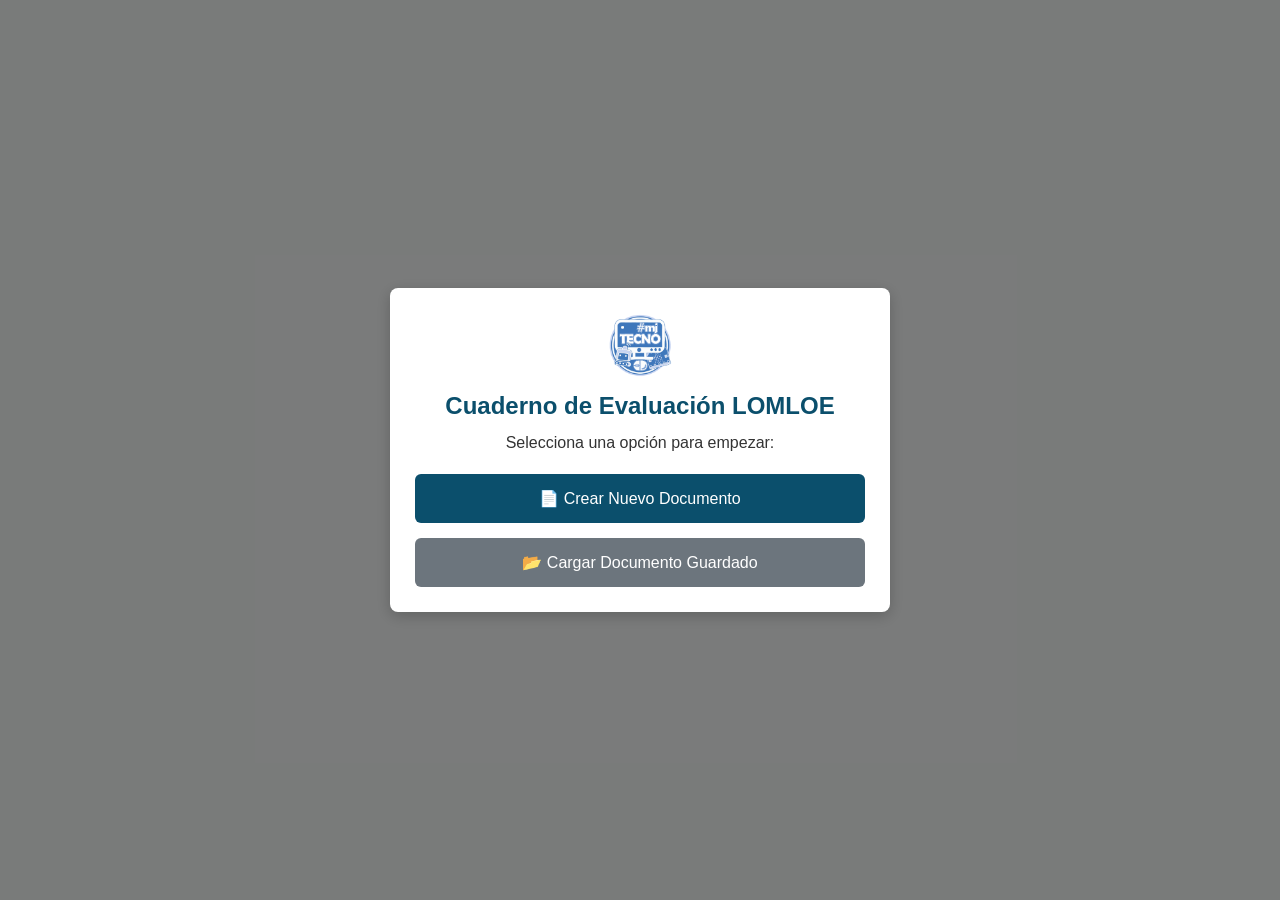
<file: index.html>
<!DOCTYPE html>
<html lang="es">
<head>
  <meta charset="UTF-8">
  <meta name="viewport" content="width=device-width, initial-scale=1.0">
  <!-- Permite que la extensión «Evaluador de Genially» reconozca esta página -->
  <meta name="cuaderno-lomloe" content="1">
  <title>Cuaderno de Evaluación LOMLOE</title>
  <!-- FAVICON AÑADIDO CON LOGO.PNG -->
  <link rel="icon" type="image/png" href="logo.png">
  <link rel="stylesheet" href="styles.css">
</head>
<body>

  <!-- MODAL INICIO -->
  <div id="modalInicio" class="modal-overlay">
    <div class="modal-content modal-inicio">
      <!-- LOGO INICIO (logo.png) -->
      <div class="logo-contenedor logo-inicio">
        <img src="logo.png" alt="Logo" class="logo-app logo-app-inicio">
      </div>
      <h2>Cuaderno de Evaluación LOMLOE</h2>
      <p>Selecciona una opción para empezar:</p>
      
      <div class="acciones-inicio">
        <button class="btn-inicio" onclick="mostrarFormNuevoDoc()">📄 Crear Nuevo Documento</button>
        <button class="btn-inicio btn-secundario" onclick="abrirDocumento()">📂 Cargar Documento Guardado</button>
      </div>

      <div id="formNuevoDoc" class="form-nuevo-doc hidden">
        <hr style="margin: 20px 0; border: 0; border-top: 1px solid #ddd;">
        
        <div class="form-grupo">
          <label for="selectAsignatura"><strong>Asignatura:</strong></label>
          <select id="selectAsignatura" style="margin-top: 5px; margin-bottom: 12px; padding: 8px; width: 100%; border-radius: 4px; border: 1px solid #ccc;">
            <!-- Carga dinámicamente desde CATALOGO_ASIGNATURAS -->
          </select>
        </div>

        <div class="form-grupo">
          <label for="nombreDoc"><strong>Nombre de la materia / grupo:</strong></label>
          <input type="text" id="nombreDoc" placeholder="Ej: Tecnología 2º ESO A">
        </div>

        <button class="btn-accion" style="width: 100%; margin-top: 10px;" onclick="crearNuevoDocumento()">Comenzar</button>
      </div>
    </div>
  </div>

  <input type="file" id="inputCargar" accept=".json" style="display:none" onchange="cargarDocumento(event)">

  <!-- APP PRINCIPAL -->
  <div id="app" class="contenedor-principal hidden">
    
    <!-- BARRA SUPERIOR / CABECERA -->
    <header class="header-app">
      <div class="header-titulos">
        <!-- LOGO HEADER (logo.png) -->
        <div class="logo-contenedor logo-header">
          <img src="logo.png" alt="Logo" class="logo-app logo-app-header">
        </div>
        <h1 id="tituloDocumento">Materia / Grupo</h1>
        <span class="badge-lomloe">LOMLOE</span>
        <label class="selector-asignatura" title="Asignatura que evalúa este cuaderno">
          <span>Asignatura:</span>
          <select id="selectAsignaturaDoc" onchange="cambiarAsignatura(this.value)"></select>
        </label>
      </div>
      <!-- Mensaje de estado y botón de guardar juntos a la derecha -->
      <div class="acciones-header">
        <span id="estadoGuardado" class="estado-guardado ok">✓ Guardado</span>
        <button onclick="guardarDocumento()">💾 Guardar Archivo</button>
        <button onclick="reiniciarApp()" class="btn-secundario">🏠 Volver al Inicio</button>
      </div>
    </header>

    <!-- BARRA DE HERRAMIENTAS VISTA PRINCIPAL -->
    <div class="toolbar">
      <button onclick="abrirModalAgregarUD()">➕ Añadir UD</button>
      <button onclick="abrirModalModificarUUDD()">⚙️ Gestionar UUDD</button>
      <button onclick="abrirModalAgregarMasivo()">➕ Añadir Lista Alumnos</button>
      <button onclick="abrirModalGestionAlumno()">⚙️ Gestionar Alumnos</button>
    </div>

    <!-- TABLA PRINCIPAL (VISTA HOJA) -->
    <div class="contenedor-tabla">
      <table id="tablaPrincipal">
        <thead>
          <tr id="filaCabecera">
            <th class="col-alumno">ALUMNOS</th>
            <!-- Se cargan dinámicamente las columnas de UUDD -->
          </tr>
        </thead>
        <tbody id="cuerpoAlumnos">
          <!-- Carga dinámicamente -->
        </tbody>
      </table>
    </div>

  </div>

  <!-- VISTA 2: DETALLE MÁS INFORMACIÓN (TABLAS ALINEADAS HORIZONTALMENTE) -->
  <div id="vistaDetalle" class="contenedor-principal hidden">
    <header class="header-app">
      <div class="header-titulos">
        <h1 id="tituloAlumnoDetalle">Detalle Alumno</h1>
        <span class="badge-lomloe">Informe LOMLOE</span>
      </div>
      <div class="acciones-header">
        <button onclick="volverAContactoPrincipal()">⬅️ Volver a la Hoja Principal</button>
      </div>
    </header>

    <!-- TABLAS ALINEADAS Y ADAPTADAS A PANTALLA -->
    <div class="contenedor-tablas-horizontal">
      <!-- 1. UNIDADES DIDÁCTICAS -->
      <div class="bloque-detalle-tabla">
        <table class="tabla-informe">
          <thead>
            <tr>
              <th>UNIDADES DIDÁCTICAS</th>
              <th class="col-nota">NOTA</th>
            </tr>
          </thead>
          <tbody id="tablaDetalleUD"></tbody>
        </table>
      </div>

      <!-- 2. CRITERIOS DE EVALUACIÓN -->
      <div class="bloque-detalle-tabla">
        <table class="tabla-informe">
          <thead>
            <tr>
              <th>CRITERIOS</th>
              <th class="col-nota">NOTA</th>
            </tr>
          </thead>
          <tbody id="tablaDetalleCriterios"></tbody>
        </table>
      </div>

      <!-- 3. COMPETENCIAS ESPECÍFICAS -->
      <div class="bloque-detalle-tabla">
        <table class="tabla-informe">
          <thead>
            <tr>
              <th>COMPETENCIA ESPECÍFICA</th>
              <th class="col-nota">NOTA</th>
            </tr>
          </thead>
          <tbody id="tablaDetalleCompetencias"></tbody>
        </table>
      </div>

      <!-- 4. DESCRIPTORES OPERATIVOS -->
      <div class="bloque-detalle-tabla">
        <table class="tabla-informe">
          <thead>
            <tr>
              <th>DESCRIPTOR OPERATIVO</th>
              <th class="col-nota">NOTA</th>
            </tr>
          </thead>
          <tbody id="tablaDetalleDescriptores"></tbody>
        </table>
      </div>

      <!-- 5. COMPETENCIAS CLAVE (OPTIMIZADA) -->
      <div class="bloque-detalle-tabla bloque-comp-clave">
        <table class="tabla-informe tabla-comp-clave">
          <thead>
            <tr>
              <th>COMPETENCIA CLAVE</th>
              <th class="col-nota">NOTA</th>
              <th class="col-grado">GRADO DE ADQUISICIÓN</th>
            </tr>
          </thead>
          <tbody id="tablaDetalleCompClave"></tbody>
        </table>
      </div>
    </div>
  </div>

  <!-- VISTA 3: DESGLOSE DE UNIDAD DIDÁCTICA -->
  <div id="vistaUD" class="contenedor-principal hidden">
    <header class="header-app">
      <div class="header-titulos">
        <h1 id="tituloUDDetalle">Desglose de Unidad Didáctica</h1>
        <span class="badge-lomloe">Vista UD</span>
      </div>
      <div class="acciones-header">
        <button onclick="volverAContactoPrincipal()">⬅️ Volver a la Hoja Principal</button>
      </div>
    </header>

    <div class="toolbar" style="justify-content: space-between; align-items: center;">
      <div>
        <button onclick="abrirModalAgregarApartado(null)">➕ Añadir Apartado Principal</button>
      </div>
      <div style="display: flex; align-items: center; gap: 12px;">
        <span id="leyendaSumaUD" class="leyenda-warn hidden">⚠️ La suma de pesos principales debe ser 100% para calcular la nota</span>
        <div id="infoSumaPorcentajes" class="badge-porcentaje">Suma total pesos: 0%</div>
      </div>
    </div>

    <div class="contenedor-tabla">
      <table id="tablaUD">
        <thead>
          <tr id="filaCabeceraUD_1">
            <th class="col-alumno" rowspan="2">ALUMNOS</th>
            <!-- Fila 1 de cabeceras de UD -->
          </tr>
          <tr id="filaCabeceraUD_2">
            <!-- Fila 2 de subapartados de UD -->
          </tr>
        </thead>
        <tbody id="cuerpoAlumnosUD">
          <!-- Carga dinámicamente -->
        </tbody>
      </table>
    </div>
  </div>

  <!-- VISTA 4: CORRECTORES INTEGRADOS EN EL CUADERNO (Scratch, Presentaciones) -->
  <div id="vistaCorrector" class="contenedor-principal hidden">
    <header class="header-app">
      <div class="header-titulos">
        <img src="logo.png" alt="" class="logo-app logo-app-header">
        <h1 id="tituloCorrector">Corrector</h1>
        <span id="badgeCorrector" class="badge-lomloe"></span>
      </div>
      <div class="acciones-header">
        <span class="estado-guardado ok">✓ Guardado</span>
        <button onclick="guardarDocumento()">💾 Guardar Archivo</button>
        <button onclick="volverDelCorrector()">⬅️ Volver a la Unidad</button>
      </div>
    </header>
    <iframe id="marcoCorrector" class="marco-corrector" title="Corrector"></iframe>
  </div>

  <!-- MODAL: AGREGAR / EDITAR UD -->
  <div id="modalAgregarUD" class="modal-overlay hidden">
    <div class="modal-content modal-ancho">
      <h3 id="tituloModalUD">Añadir Unidad Didáctica</h3>
      <div class="form-grupo">
        <label for="inputNombreUD">Nombre de la Unidad Didáctica:</label>
        <input type="text" id="inputNombreUD" placeholder="Ej: UD 1. PROGRAMACIÓN CON SCRATCH">
      </div>

      <div class="fila-evaluacion-ud">
        <div class="form-grupo">
          <label for="selectEvaluacionUD">Evaluación a la que pertenece:</label>
          <select id="selectEvaluacionUD" onchange="actualizarPesoEvalUD()">
            <option value="">— Sin asignar —</option>
            <option value="1">1ª Evaluación</option>
            <option value="2">2ª Evaluación</option>
            <option value="3">3ª Evaluación</option>
          </select>
        </div>
        <div class="form-grupo">
          <label for="selectPesoEvalUD">Importancia dentro de la evaluación:</label>
          <select id="selectPesoEvalUD">
            <option value="1">Baja (x1)</option>
            <option value="2" selected>Media (x2)</option>
            <option value="3">Alta (x3)</option>
          </select>
        </div>
      </div>

      <h4>Criterios de Evaluación y Pesos:</h4>
      <div id="contenedorCriteriosUD" class="grid-criterios-ud">
        <!-- Generado dinámicamente -->
      </div>

      <div class="modal-acciones" style="justify-content: space-between; margin-top: 20px;">
        <button id="btnEliminarUD" class="btn-danger hidden" onclick="confirmarEliminarUnidad()">🗑 Eliminar Unidad</button>
        <div>
          <button class="btn-secundario" onclick="cerrarModalAgregarUD()">Cancelar</button>
          <button onclick="procesarGuardarUnidad()">Guardar UD</button>
        </div>
      </div>
    </div>
  </div>

  <!-- MODAL: GESTIONAR UUDD -->
  <div id="modalModificarUUDD" class="modal-overlay hidden">
    <div class="modal-content">
      <h3>Gestionar Unidades Didácticas</h3>
      <div id="listaUUDDModificar" class="lista-items-mod"></div>
      <div class="modal-acciones">
        <button class="btn-secundario" onclick="cerrarModalModificarUUDD()">Cerrar</button>
      </div>
    </div>
  </div>

  <!-- MODAL: AGREGAR / EDITAR APARTADO EN UD -->
  <div id="modalAgregarApartado" class="modal-overlay hidden">
    <div class="modal-content">
      <h3 id="tituloModalApartado">Añadir Apartado</h3>
      <div class="form-grupo">
        <label for="inputNombreApartado">Nombre:</label>
        <input type="text" id="inputNombreApartado" placeholder="Ej: Examen teórico, Práctica 1, Trabajo...">
      </div>
      <div class="form-grupo">
        <label id="labelPesoApartado" for="inputPesoApartado">Porcentaje sobre la UD (%):</label>
        <input type="number" id="inputPesoApartado" min="1" max="100" placeholder="Ej: 40">
      </div>
      <div class="form-grupo">
        <label for="selectHerramientaApartado">Herramienta de corrección:</label>
        <select id="selectHerramientaApartado">
          <option value="manual">✏️ Manual (escribo yo las notas)</option>
          <option value="genially">🧩 Corrector de Genially</option>
          <option value="scratch">🐱 Corrector de Scratch</option>
          <option value="presentaciones">📊 Corrector de Presentaciones de Google</option>
        </select>
        <p class="ayuda-campo">Con un corrector automático, las notas de este apartado llegan solas al cuaderno (Genially necesita la extensión; Scratch y Presentaciones funcionan dentro de esta web).</p>
      </div>
      <div class="modal-acciones">
        <button class="btn-secundario" onclick="cerrarModalAgregarApartado()">Cancelar</button>
        <button onclick="procesarGuardarApartado()">Guardar</button>
      </div>
    </div>
  </div>

  <!-- MODAL: OPCIONES APARTADO (ENGRANAJE ⚙️) -->
  <div id="modalOpcionesApartado" class="modal-overlay hidden">
    <div class="modal-content modal-menu-engranaje">
      <h3 id="tituloOpcionesApartado">Opciones de Apartado</h3>
      <p id="subtituloOpcionesApartado" style="font-size:0.85rem; color:#666; margin-bottom:15px;"></p>
      
      <div class="lista-opciones-menu">
        <div class="fila-mover">
          <button id="btnMoverApIzq" class="btn-menu-opcion" onclick="moverApartado(-1)">⬅️ Mover a la izquierda</button>
          <button id="btnMoverApDer" class="btn-menu-opcion" onclick="moverApartado(1)">Mover a la derecha ➡️</button>
        </div>
        <button id="btnOpcionSubapartado" class="btn-menu-opcion" onclick="menuAccionAñadirSubapartado()">
          ➕ Añadir Subapartado a este bloque
        </button>
        <button id="btnOpcionGenially" class="btn-menu-opcion btn-menu-genially hidden" onclick="menuAccionCorregirGenially()">
          🧩 Corregir con el corrector de Genially
        </button>
        <button id="btnOpcionScratch" class="btn-menu-opcion btn-menu-genially hidden" onclick="menuAccionCorregirScratch()">
          🐱 Corregir con el corrector de Scratch
        </button>
        <button id="btnOpcionPresentaciones" class="btn-menu-opcion btn-menu-genially hidden" onclick="menuAccionCorregirPresentaciones()">
          📊 Corregir con el corrector de Presentaciones
        </button>
        <button class="btn-menu-opcion" onclick="menuAccionEditarApartado()">
          ✏️ Modificar Nombre / Porcentaje
        </button>
        <button class="btn-menu-opcion btn-menu-danger" onclick="menuAccionEliminarApartado()">
          🗑️ Eliminar este bloque
        </button>
      </div>

      <!-- SECCIÓN PEGAR NOTAS MASIVAS -->
      <hr style="margin: 15px 0; border: 0; border-top: 1px solid #ddd;">
      <div class="form-grupo">
        <label for="textoNotasMasivas"><strong>📋 Pegar notas masivas para este apartado:</strong></label>
        <p style="font-size:0.75rem; color:#666; margin-bottom:6px;">
          Pega una nota por línea (en el mismo orden de la lista de alumnos):
        </p>
        <textarea id="textoNotasMasivas" rows="6" placeholder="8.5&#10;6&#10;7.25&#10;..."></textarea>
        <button class="btn-info" style="margin-top:6px; width:100%; padding:8px;" onclick="menuAccionPegarNotasMasivas()">
          📥 Asignar Notas a Alumnos
        </button>
      </div>

      <div class="modal-acciones" style="margin-top:15px;">
        <button class="btn-secundario" onclick="cerrarModalOpcionesApartado()">Cerrar</button>
      </div>
    </div>
  </div>

  <!-- MODAL: OPCIONES DE UNIDAD (ENGRANAJE ⚙️ DE LA TABLA PRINCIPAL) -->
  <div id="modalOpcionesUD" class="modal-overlay hidden">
    <div class="modal-content modal-menu-engranaje">
      <h3 id="tituloOpcionesUD">Opciones de la Unidad</h3>
      <p id="subtituloOpcionesUD" style="font-size:0.85rem; color:#666; margin-bottom:15px;"></p>
      <div class="lista-opciones-menu">
        <div class="fila-mover">
          <button id="btnMoverUDIzq" class="btn-menu-opcion" onclick="moverUnidad(-1)">⬅️ Mover a la izquierda</button>
          <button id="btnMoverUDDer" class="btn-menu-opcion" onclick="moverUnidad(1)">Mover a la derecha ➡️</button>
        </div>
        <button class="btn-menu-opcion" onclick="menuUDAbrir()">📋 Abrir el desglose de la unidad</button>
        <button class="btn-menu-opcion" onclick="menuUDModificar()">✏️ Modificar nombre, evaluación y criterios</button>
        <button class="btn-menu-opcion btn-menu-danger" onclick="menuUDEliminar()">🗑️ Eliminar esta unidad</button>
      </div>
      <div class="modal-acciones" style="margin-top:15px;">
        <button class="btn-secundario" onclick="cerrarModalOpcionesUD()">Cerrar</button>
      </div>
    </div>
  </div>

  <!-- MODAL: AÑADIR MASIVO ALUMNOS -->
  <div id="modalAgregarMasivo" class="modal-overlay hidden">
    <div class="modal-content">
      <h3>Añadir Lista de Alumnos</h3>
      <p style="font-size: 0.85rem; color: #666;">Pega un alumno por línea. Formatos admitidos: "Apellidos, Nombre" o "Nombre Apellidos":</p>
      <textarea id="textoListaAlumnos" rows="10" placeholder="García López, Ana&#10;Pérez Gómez, Carlos&#10;María Rodríguez"></textarea>
      <div class="modal-acciones">
        <button class="btn-secundario" onclick="cerrarModalAgregarMasivo()">Cancelar</button>
        <button onclick="procesarListaAlumnosMasiva()">Añadir Alumnos</button>
      </div>
    </div>
  </div>

  <!-- MODAL: GESTIONAR ALUMNOS -->
  <div id="modalGestionAlumno" class="modal-overlay hidden">
    <div class="modal-content">
      <h3>Gestionar Lista de Alumnos</h3>
      <div id="listaGestionAlumnos" class="lista-items-mod"></div>
      <div class="modal-acciones">
        <button class="btn-secundario" onclick="cerrarModalGestionAlumno()">Cerrar</button>
      </div>
    </div>
  </div>

  <!-- MODAL: FALTA LA EXTENSIÓN DEL CORRECTOR DE GENIALLY -->
  <div id="modalGenially" class="modal-overlay hidden">
    <div class="modal-content">
      <h3>🧩 Hace falta la extensión «Evaluador de Genially»</h3>
      <p id="geniallyMotivo" class="ayuda-campo" style="margin:8px 0 12px;"></p>
      <p style="font-size:0.9rem; margin-bottom:8px;">El corrector abre cada Genially y pulsa sus botones para comprobarlos. Una página web no puede hacer eso por seguridad del navegador, así que se necesita la extensión (solo en Chrome o Edge de ordenador).</p>
      <ol class="lista-pasos">
        <li id="pasoDescarga">Consigue la carpeta de la extensión (pídesela a quien te pasó el cuaderno) y descomprímela si viene en .zip.</li>
        <li>Abre <code>chrome://extensions</code> y activa el <b>Modo de desarrollador</b> (arriba a la derecha).</li>
        <li>Pulsa <b>Cargar descomprimida</b> y elige la carpeta de la extensión.</li>
        <li id="pasoArchivo">Como abres el cuaderno desde un archivo del ordenador, entra en <b>Detalles</b> de la extensión y activa <b>Permitir el acceso a las URL de archivo</b>.</li>
        <li><b>Guarda el cuaderno</b> y recarga esta página.</li>
      </ol>
      <div class="modal-acciones">
        <button class="btn-secundario" onclick="cerrarModalGenially()">Cerrar</button>
      </div>
    </div>
  </div>

  <div id="toast" class="toast hidden"></div>

  <!-- CARGA DE DATOS CURRICULARES DE ASIGNATURAS -->
  <script src="asignaturas.js"></script>
  <!-- SCRIPT PRINCIPAL -->
  <script src="script.js"></script>
</body>
</html>
</file>
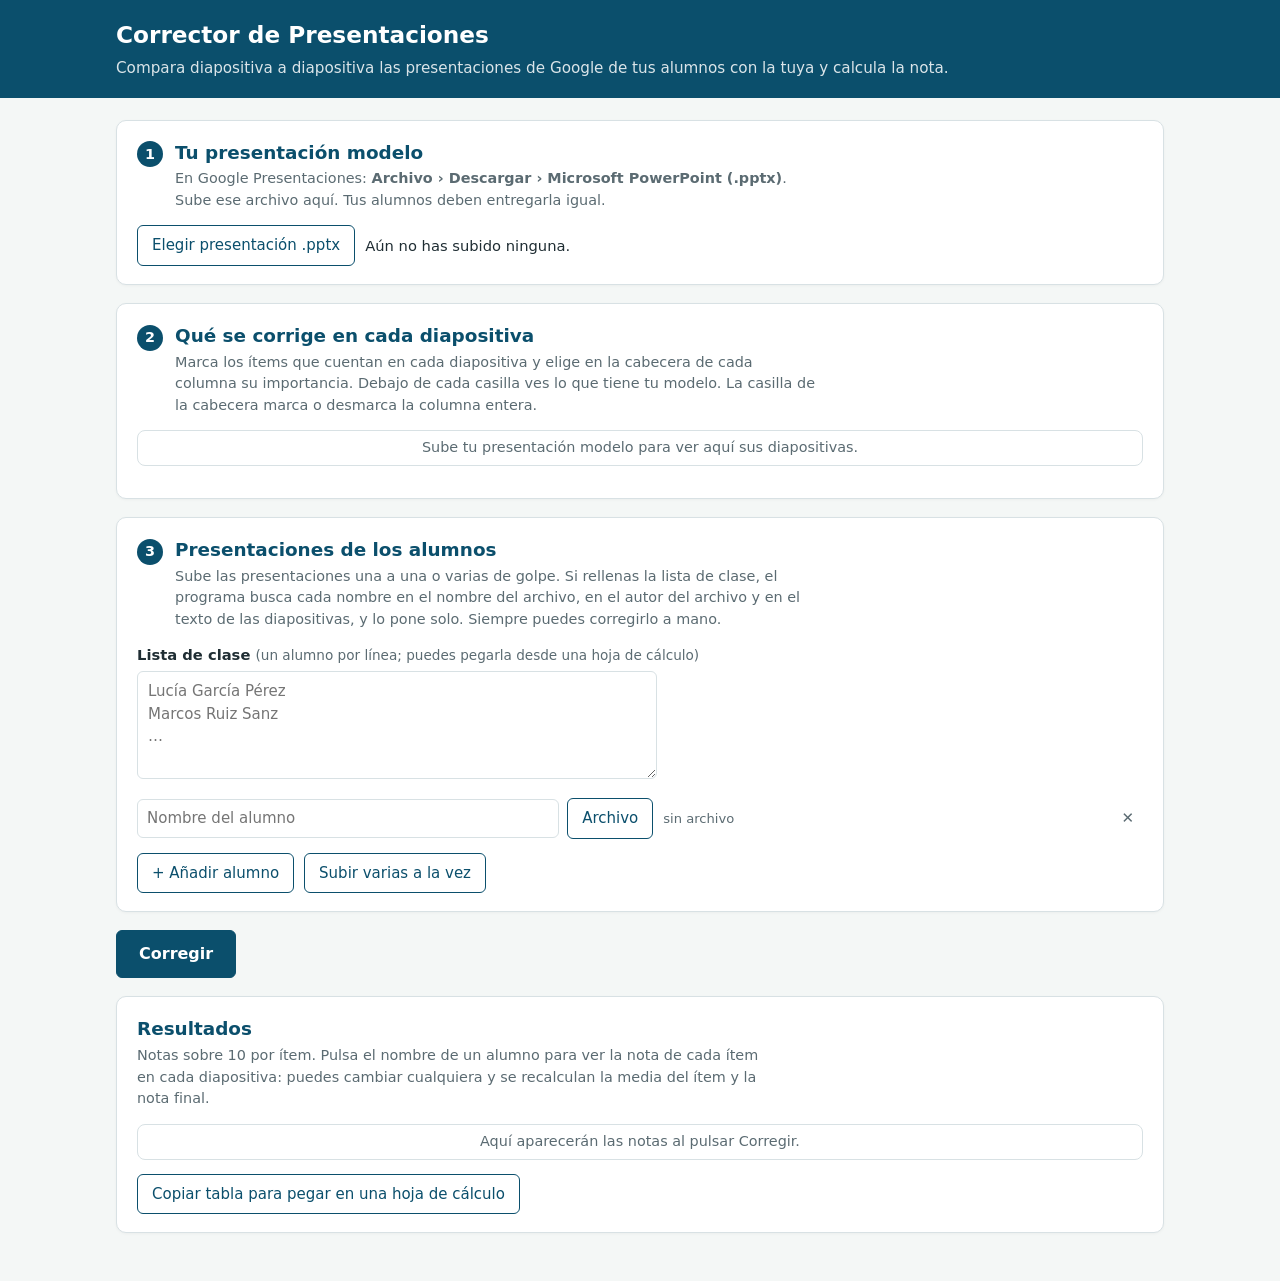
<file: presentaciones/index.html>
<!DOCTYPE html>
<html lang="es">
<head>
<meta charset="utf-8">
<meta name="viewport" content="width=device-width, initial-scale=1">
<title>Corrector de Presentaciones</title>
<link rel="icon" type="image/png" href="../logo.png">
<style>
/* Layout: banda de cabecera + tres pasos en columna, resultados en tabla editable.
   Colores de la familia de correctores del cuaderno (los mismos que el de Scratch). */
:root{
  color-scheme:light;
  --bg:#f4f7f6; --surface:#ffffff; --ink:#1f2d33; --muted:#5b6b72; --line:#d8e1e4;
  --accent:#0b4f6c; --accent-strong:#004b8d; --accent-ink:#ffffff; --accent-soft:#e8f1f5;
  --ok:#1e8e3e; --ok-soft:#e3f2e6; --mid:#b26a00; --mid-soft:#fff6dc; --bad:#c62828; --bad-soft:#fdecea;
  --font:"Segoe UI",system-ui,-apple-system,Roboto,"Helvetica Neue",Arial,sans-serif;
  --mono:ui-monospace,"Cascadia Mono",Consolas,monospace;
}
@media (prefers-color-scheme: dark){ :root:not([data-theme="light"]){
  --bg:#121a1d; --surface:#1a2428; --ink:#e3ecef; --muted:#9db0b8; --line:#2e3e44;
  --accent:#3d8fb5; --accent-strong:#7cc0e0; --accent-ink:#ffffff; --accent-soft:#1f3440;
  --ok:#5cc17d; --ok-soft:#173323; --mid:#e2ab4f; --mid-soft:#3a2c14; --bad:#f07264; --bad-soft:#3c1d1a; color-scheme:dark }}
:root[data-theme="dark"]{
  --bg:#121a1d; --surface:#1a2428; --ink:#e3ecef; --muted:#9db0b8; --line:#2e3e44;
  --accent:#3d8fb5; --accent-strong:#7cc0e0; --accent-ink:#ffffff; --accent-soft:#1f3440;
  --ok:#5cc17d; --ok-soft:#173323; --mid:#e2ab4f; --mid-soft:#3a2c14; --bad:#f07264; --bad-soft:#3c1d1a; color-scheme:dark }
body{margin:0;background:var(--bg);color:var(--ink);font-family:var(--font);font-size:15px;line-height:1.5}
*{box-sizing:border-box}
[hidden]{display:none!important}
img{max-width:100%}
.wrap{max-width:1080px;margin:0 auto;padding-left:max(16px,env(safe-area-inset-left,0px));padding-right:max(16px,env(safe-area-inset-right,0px))}
header.band{background:#0b4f6c;color:#fff}
header.band .wrap{padding-block:18px}
header h1{margin:0;font-size:1.45rem;font-weight:600}
header p{margin:4px 0 0;opacity:.85;font-size:.95rem}
main.wrap{padding-block:22px 48px;display:grid;gap:18px}
section.step{background:var(--surface);border:1px solid var(--line);border-radius:10px;padding:18px 20px;display:grid;gap:14px;min-width:0;box-shadow:0 1px 3px rgba(0,0,0,.04)}
.step-head{display:flex;gap:12px;align-items:baseline}
.step-n{flex:none;width:26px;height:26px;border-radius:50%;background:var(--accent);color:#fff;font-weight:600;font-size:.9rem;display:grid;place-items:center;font-variant-numeric:tabular-nums}
.step h2{margin:0;font-size:1.15rem;font-weight:600;color:var(--accent)}
.step .sub{margin:2px 0 0;color:var(--muted);font-size:.9rem;max-width:70ch}
.hint{font-size:.85rem;color:var(--muted)}
.hint b{color:var(--ink);font-weight:600}
.banner{background:var(--mid-soft);color:var(--ink);border:1px solid var(--line);border-radius:8px;padding:10px 14px;font-size:.9rem}
.banner strong{color:var(--mid)}
button,.filebtn{font:inherit;cursor:pointer;border-radius:6px;border:1px solid var(--accent);background:var(--surface);color:var(--accent);padding:8px 14px;display:inline-flex;align-items:center;gap:6px}
button:hover,.filebtn:hover{background:var(--accent-soft)}
button.primary{background:var(--accent);color:var(--accent-ink);border-color:var(--accent);font-weight:600;padding:11px 22px;font-size:1rem}
button.primary:hover{background:var(--accent-strong);border-color:var(--accent-strong)}
button:disabled{opacity:.5;cursor:not-allowed}
button.ghost{border-color:transparent;color:var(--muted);padding:6px 8px}
button.ghost:hover{color:var(--bad)}
:focus-visible{outline:2px solid var(--accent);outline-offset:2px}
input[type=text],input[type=number],select{font:inherit;color:var(--ink);background:var(--surface);border:1px solid var(--line);border-radius:6px;padding:7px 9px}
.filebtn input{display:none}
.row{display:flex;flex-wrap:wrap;gap:10px;align-items:center}
.modelinfo{font-size:.92rem}
.modelinfo .fname{font-weight:600}
thead th .wsel{margin-top:5px;font-size:.78rem;padding:2px 4px;border-radius:5px;font-weight:400}
tr.wrow td{background:var(--accent-soft);font-size:.8rem;color:var(--muted);padding:6px 10px}
.dtable{margin-bottom:12px}
.dtable table{font-size:.85rem}
.res .dtable thead th{background:var(--accent-soft);color:var(--accent-strong);font-size:.78rem}
tr.detail .dtable td{text-align:center;background:var(--surface);padding:6px 8px}
tr.detail .dtable td.slide{text-align:left}
tr.detail .dtable td.avg{background:var(--accent-soft);font-weight:600}
.dtable .off{color:var(--muted)}
.dl h5{margin:0 0 2px;font-size:.82rem;color:var(--muted);font-weight:600;text-transform:uppercase;letter-spacing:.04em}
.scroll{overflow-x:auto;border:1px solid var(--line);border-radius:8px}
table{border-collapse:collapse;width:100%;font-size:.9rem}
th,td{padding:8px 10px;border-bottom:1px solid var(--line);text-align:center;vertical-align:middle}
thead th{background:var(--accent-strong);color:#fff;font-weight:600;font-size:.82rem;white-space:nowrap}
thead th label{display:flex;flex-direction:column;align-items:center;gap:3px;cursor:pointer}
tbody tr:last-child td{border-bottom:none}
td.slide{text-align:left;min-width:170px}
td.slide .num{font-weight:600;font-variant-numeric:tabular-nums}
td.slide .ttl{display:block;color:var(--muted);font-size:.8rem;max-width:26ch;overflow:hidden;text-overflow:ellipsis;white-space:nowrap}
.cell{display:flex;flex-direction:column;align-items:center;gap:2px;cursor:pointer}
.cell small{color:var(--muted);font-size:.74rem;max-width:14ch;overflow:hidden;text-overflow:ellipsis;white-space:nowrap}
input[type=checkbox]{width:17px;height:17px;accent-color:var(--accent);cursor:pointer}
.students{display:grid;gap:8px}
.srow{display:grid;grid-template-columns:minmax(0,1.1fr) minmax(0,1.4fr) auto;gap:8px;align-items:center}
.srow input[type=text]{width:100%}
.srow .status{font-size:.82rem;color:var(--muted);overflow:hidden;text-overflow:ellipsis;white-space:nowrap}
.srow .status.err{color:var(--bad)}
.srow .status .found{color:var(--ok)}
.srow .status .warn{color:var(--mid)}
.srow .status{white-space:normal;line-height:1.3}
.classbox{display:grid;gap:5px}
.classbox label{font-weight:600;font-size:.92rem}
.classbox label .hint{font-weight:400}
textarea{font:inherit;color:var(--ink);background:var(--surface);border:1px solid var(--line);border-radius:6px;padding:8px 10px;resize:vertical;width:100%;max-width:520px}
@media (max-width:620px){.srow{grid-template-columns:1fr auto}.srow .fcol{grid-column:1/-1;grid-row:2}}
.actions{display:flex;justify-content:space-between;flex-wrap:wrap;gap:10px;align-items:center}
.res td.name{text-align:left;font-weight:600;white-space:nowrap}
.res td.name button{all:unset;cursor:pointer;display:inline-flex;gap:6px;align-items:center}
.res td.name button:focus-visible{outline:2px solid var(--accent)}
.res td.name .car{color:var(--muted);font-size:.75rem;transition:transform .15s}
.res tr.open td.name .car{transform:rotate(90deg)}
.res input[type=number]{width:4.4em;text-align:center;font-variant-numeric:tabular-nums;padding:5px 4px;border-radius:5px}
.res input.edited{border-color:var(--accent);background:var(--accent-soft)}
.g-ok{color:var(--ok)} .g-mid{color:var(--mid)} .g-bad{color:var(--bad)}
.final{font-weight:700;font-size:1.05rem;font-variant-numeric:tabular-nums;border-radius:6px;padding:3px 10px;display:inline-block}
.final.g-ok{background:var(--ok-soft)} .final.g-mid{background:var(--mid-soft)} .final.g-bad{background:var(--bad-soft)}
tr.detail td{text-align:left;background:var(--bg);padding:12px 14px}
.dl{display:grid;gap:10px}
.dslide h4{margin:0 0 4px;font-size:.88rem}
.dslide ul{margin:0;padding-left:18px;display:grid;gap:3px;font-size:.85rem}
.dslide li span.v{color:var(--muted)}
.pill{display:inline-block;font-size:.75rem;font-weight:600;border-radius:999px;padding:1px 8px;margin-right:6px;font-variant-numeric:tabular-nums}
.pill.g-ok{background:var(--ok-soft)} .pill.g-mid{background:var(--mid-soft)} .pill.g-bad{background:var(--bad-soft)}
.allgood{color:var(--ok);font-size:.85rem}
.empty{color:var(--muted);font-size:.9rem;padding:6px 0}
.toast{font-size:.85rem;color:var(--ok)}
/* Miniaturas */
td.slide img.mini{float:left;width:72px;height:auto;margin:0 8px 0 0;border:1px solid var(--line);border-radius:3px;cursor:zoom-in;background:#fff}
details.fotos{margin-top:10px;border:1px solid var(--line);border-radius:8px;background:var(--surface);padding:6px 10px}
details.fotos summary{cursor:pointer;font-weight:600;color:var(--accent)}
.thumbs{display:grid;grid-template-columns:repeat(auto-fill,minmax(170px,1fr));gap:10px;margin-top:8px}
.thumbs figure{margin:0;background:var(--bg);border:1px solid var(--line);border-radius:6px;padding:5px}
.thumbs img{width:100%;display:block;border-radius:3px;cursor:zoom-in;background:#fff}
.thumbs figcaption{font-size:.8rem;color:var(--muted);margin-top:3px}
.lb{position:fixed;inset:0;background:rgba(0,0,0,.82);display:flex;align-items:center;justify-content:center;z-index:9;cursor:zoom-out;padding:16px}
.lb-fotos{display:flex;gap:16px;flex-wrap:wrap;justify-content:center;align-items:flex-start;max-width:96vw}
.lb figure{margin:0;flex:1 1 360px;max-width:min(46vw,900px)}
.lb img{width:100%;border-radius:4px;background:#fff}
.lb figcaption{color:#fff;font-size:.9rem;margin-top:6px;text-align:center}
@media (max-width:700px){.lb figure{max-width:92vw}}
/* Ítems de nota manual */
.manuales{display:grid;gap:8px;justify-items:start}
.manuales h3{margin:6px 0 0;font-size:1rem;color:var(--accent)}
.manuales .hint{margin:0}
.mrow{display:flex;gap:10px;align-items:center;flex-wrap:wrap}
.mrow input[type=text]{width:260px;max-width:100%}
th.th-man{background:#2e6485}
.res input.manual{border-style:dashed}
/* Dentro del cuaderno de evaluación */
body.en-cuaderno header.band{display:none}
body.en-cuaderno main.wrap{padding-top:14px}
.barra-cuaderno{background:var(--ok-soft);border:1px solid #b7dfc2;border-radius:8px;padding:10px 14px;font-size:.92rem}
.barra-cuaderno .hint{display:block;margin-top:4px}
.srow input[readonly]{background:var(--accent-soft);border-color:transparent;font-weight:600}
.srow .nota{font-weight:700;font-variant-numeric:tabular-nums;min-width:3.2em;text-align:right}
body.en-cuaderno .srow{grid-template-columns:minmax(0,1fr) minmax(0,1.5fr) auto}
.aviso{background:var(--mid-soft);border:1px solid #f0d68a;border-radius:6px;padding:8px 12px;font-size:.9rem}
@media (prefers-reduced-motion:reduce){*{transition:none!important}}
</style>
</head>
<body>
<header class="band"><div class="wrap">
  <h1>Corrector de Presentaciones</h1>
  <p>Compara diapositiva a diapositiva las presentaciones de Google de tus alumnos con la tuya y calcula la nota.</p>
</div></header>

<main class="wrap">
  <div id="barraCuaderno" class="barra-cuaderno" hidden></div>
  <section class="step">
    <div class="step-head"><span class="step-n">1</span><div>
      <h2>Tu presentación modelo</h2>
      <p class="sub">En Google Presentaciones: <b>Archivo › Descargar › Microsoft PowerPoint (.pptx)</b>. Sube ese archivo aquí. Tus alumnos deben entregarla igual.</p>
    </div></div>
    <div class="row">
      <label class="filebtn">Elegir presentación .pptx<input type="file" id="modelFile" accept=".pptx"></label>
      <span class="modelinfo" id="modelInfo"></span>
    </div>
  </section>

  <section class="step">
    <div class="step-head"><span class="step-n">2</span><div>
      <h2>Qué se corrige en cada diapositiva</h2>
      <p class="sub">Marca los ítems que cuentan en cada diapositiva y elige en la cabecera de cada columna su importancia. Debajo de cada casilla ves lo que tiene tu modelo. La casilla de la cabecera marca o desmarca la columna entera.</p>
    </div></div>
    <div class="scroll"><table id="matrix"></table></div>
    <div id="manuales" class="manuales"></div>
  </section>

  <section class="step">
    <div class="step-head"><span class="step-n">3</span><div>
      <h2>Presentaciones de los alumnos</h2>
      <p class="sub">Sube las presentaciones una a una o varias de golpe. Si rellenas la lista de clase, el programa busca cada nombre en el nombre del archivo, en el autor del archivo y en el texto de las diapositivas, y lo pone solo. Siempre puedes corregirlo a mano.</p>
    </div></div>
    <div class="classbox">
      <label for="classList">Lista de clase <span class="hint">(un alumno por línea; puedes pegarla desde una hoja de cálculo)</span></label>
      <textarea id="classList" rows="4" placeholder="Lucía García Pérez&#10;Marcos Ruiz Sanz&#10;…"></textarea>
      <span class="hint" id="classCount"></span>
    </div>
    <div class="students" id="students"></div>
    <div class="row">
      <button type="button" id="addStudent">+ Añadir alumno</button>
      <label class="filebtn">Subir varias a la vez<input type="file" id="multiFile" accept=".pptx" multiple></label>
    </div>
  </section>

  <div class="actions">
    <button class="primary" type="button" id="run">Corregir</button>
    <span class="hint" id="runMsg"></span>
  </div>

  <section class="step" id="resultsSec">
    <div class="step-head"><div>
      <h2>Resultados</h2>
      <p class="sub">Notas sobre 10 por ítem. Pulsa el nombre de un alumno para ver la nota de cada ítem en cada diapositiva: puedes cambiar cualquiera y se recalculan la media del ítem y la nota final.</p>
    </div></div>
    <div class="scroll"><table class="res" id="results"></table></div>
    <div class="row"><button type="button" id="copy">Copiar tabla para pegar en una hoja de cálculo</button><span class="toast" id="copyMsg"></span></div>
  </section>
</main>

<script src="vendor/jszip.min.js"></script>
<script src="miniaturas.js"></script>
<script>
"use strict";
const ITEMS = [
  {k:'imagenes', label:'Imágenes'},
  {k:'texto', label:'Texto'},
  {k:'fuentes', label:'Fuentes'},
  {k:'formas', label:'Formas'},
  {k:'animaciones', label:'Animaciones'},
  {k:'enlaces', label:'Enlaces'},
  {k:'transiciones', label:'Transición'}
];
const W = {bajo:1, medio:2, alto:3};
const R_NS = 'http://schemas.openxmlformats.org/officeDocument/2006/relationships';

const SHAPE_ES = {rect:'rectángulo',roundRect:'rect. redondeado',snip1Rect:'rect. recortado',ellipse:'elipse',triangle:'triángulo',rtTriangle:'triángulo rectángulo',diamond:'rombo',parallelogram:'paralelogramo',trapezoid:'trapecio',pentagon:'pentágono',homePlate:'pentágono flecha',hexagon:'hexágono',octagon:'octógono',star4:'estrella 4',star5:'estrella 5',star6:'estrella 6',star8:'estrella 8',rightArrow:'flecha derecha',leftArrow:'flecha izquierda',upArrow:'flecha arriba',downArrow:'flecha abajo',leftRightArrow:'flecha doble',line:'línea',straightConnector1:'línea/flecha',bentConnector3:'conector angular',curvedConnector3:'conector curvo',cloud:'nube',heart:'corazón',smileyFace:'cara sonriente',sun:'sol',moon:'luna',lightningBolt:'rayo',wedgeRectCallout:'bocadillo',wedgeRoundRectCallout:'bocadillo redondeado',wedgeEllipseCallout:'bocadillo ovalado',cloudCallout:'bocadillo nube',plus:'cruz',donut:'anillo',can:'cilindro',cube:'cubo',chevron:'cheurón',arc:'arco',frame:'marco',libre:'forma libre'};
const ANIM_CLASS = {entr:'entrada',exit:'salida',emph:'énfasis',path:'trayectoria'};
const ANIM_ENTR = {1:'Aparecer',2:'Desplazar hacia dentro',10:'Aparecer gradualmente',16:'Dividir',21:'Rueda',22:'Barrido',23:'Zoom',26:'Rebote',53:'Zoom',55:'Aumentar y girar',42:'Ascender',47:'Descender'};
const ANIM_EXIT = {1:'Desaparecer',2:'Desplazar hacia fuera',10:'Desvanecer',22:'Barrido',23:'Zoom',53:'Zoom'};
const ANIM_EMPH = {6:'Aumentar/encoger',8:'Girar',9:'Transparencia',26:'Parpadear',32:'Balancear'};
const TRANS_ES = {fade:'Disolver',dissolve:'Disolver (puntos)',push:'Empujar/deslizar',pull:'Descubrir',cover:'Cubrir',wipe:'Barrido',split:'Dividir',cut:'Corte',zoom:'Zoom',random:'Aleatoria',flip:'Voltear',prism:'Cubo',gallery:'Galería',vortex:'Vórtice',ripple:'Onda',honeycomb:'Panal',ferris:'Noria',conveyor:'Cinta',doors:'Puertas',window:'Ventana',reveal:'Revelar',shred:'Triturar',flash:'Destello',morph:'Transformación',ninguna:'ninguna'};

/* ---------- utilidades ---------- */
const $ = s => document.querySelector(s);
const el = (tag, attrs={}, ...kids) => { const e=document.createElement(tag); for(const [a,v] of Object.entries(attrs)){ if(a==='class') e.className=v; else if(a.startsWith('on')) e.addEventListener(a.slice(2),v); else if(v!==false&&v!=null) e.setAttribute(a,v===true?'':v);} for(const k of kids.flat()) if(k!=null) e.append(k.nodeType?k:document.createTextNode(k)); return e; };
const tags = (node, name) => Array.from(node.getElementsByTagNameNS('*', name));
const words = s => (s.normalize('NFC').toLowerCase().match(/[\p{L}\p{N}]+/gu) || []);
const fmt = n => (Math.round(n*10)/10).toLocaleString('es-ES',{minimumFractionDigits:1,maximumFractionDigits:1});
const gclass = n => n>=7?'g-ok':n>=5?'g-mid':'g-bad';
const countList = arr => { const m={}; arr.forEach(x=>m[x]=(m[x]||0)+1); return m; };
const countText = (arr, name=x=>x) => { const m=countList(arr); const p=Object.entries(m).map(([k,v])=>`${v} ${name(k)}`); return p.length?p.join(', '):'ninguna'; };
function dice(a,b){ if(!a.length&&!b.length) return 1; const ma=countList(a), mb=countList(b); let c=0; for(const k in ma) c+=Math.min(ma[k],mb[k]||0); return 2*c/(a.length+b.length); }
function jaccard(a,b){ const A=new Set(a), B=new Set(b); if(!A.size&&!B.size) return 1; let i=0; A.forEach(x=>{if(B.has(x)) i++;}); return i/(A.size+B.size-i); }
const shapeName = k => SHAPE_ES[k] || k;
function animName(key){ const [c,id]=key.split(':'); const map=c==='entr'?ANIM_ENTR:c==='exit'?ANIM_EXIT:c==='emph'?ANIM_EMPH:{}; return `${map[id]||'efecto '+id} (${ANIM_CLASS[c]||c})`; }
const transName = k => TRANS_ES[k] || k;
function normUrl(u){ return u.trim().toLowerCase().replace(/^https?:\/\//,'').replace(/^www\./,'').replace(/\/+$/,''); }

/* ---------- lectura de .pptx ---------- */
async function parsePptx(file){
  const zip = await JSZip.loadAsync(file);
  const xml = async p => { const f = zip.file(p); if(!f) return null; return new DOMParser().parseFromString(await f.async('string'),'application/xml'); };
  const pres = await xml('ppt/presentation.xml');
  const presRels = await xml('ppt/_rels/presentation.xml.rels');
  if(!pres || !presRels) throw new Error('no es pptx');
  const relMap = {}; tags(presRels,'Relationship').forEach(r => relMap[r.getAttribute('Id')] = r.getAttribute('Target'));
  const norm = t => t.startsWith('/') ? t.slice(1) : 'ppt/' + t.replace(/^\.\//,'');
  // fuentes del tema
  let major='', minor='';
  const themePath = Object.keys(zip.files).find(p => /^ppt\/theme\/theme\d+\.xml$/.test(p));
  if(themePath){ const th = await xml(themePath);
    const mj = tags(th,'majorFont')[0], mn = tags(th,'minorFont')[0];
    if(mj){ const l=tags(mj,'latin')[0]; if(l) major=l.getAttribute('typeface'); }
    if(mn){ const l=tags(mn,'latin')[0]; if(l) minor=l.getAttribute('typeface'); } }
  const resolveFont = f => f==='+mj-lt'?major : f==='+mn-lt'?minor : f;

  const slides = [], rutas = [];
  for(const sid of tags(pres,'sldId')){
    const rid = sid.getAttributeNS(R_NS,'id') || sid.getAttribute('r:id');
    const path = norm(relMap[rid]);
    const doc = await xml(path); if(!doc) continue;
    rutas.push(path);
    const relPath = path.replace(/slides\/(slide\d+\.xml)$/,'slides/_rels/$1.rels');
    const rels = await xml(relPath); const srel = {};
    if(rels) tags(rels,'Relationship').forEach(r => srel[r.getAttribute('Id')] = {t:r.getAttribute('Target'), ext:r.getAttribute('TargetMode')==='External'});

    // imágenes
    const images = tags(doc,'pic').length;
    // texto y fuentes
    const paras = tags(doc,'p').filter(p => p.namespaceURI && p.namespaceURI.includes('drawingml'));
    const fullText = paras.map(p => tags(p,'t').map(t=>t.textContent).join('')).join('\n');
    const fonts = new Set();
    for(const sp of tags(doc,'sp')){
      const ph = tags(sp,'ph')[0]; const isTitle = ph && /title|ctrTitle/i.test(ph.getAttribute('type')||'');
      for(const r of tags(sp,'r')){
        const txt = tags(r,'t').map(t=>t.textContent).join(''); if(!txt.trim()) continue;
        const rPr = tags(r,'rPr')[0]; const lat = rPr ? tags(rPr,'latin')[0] : null;
        let f = lat ? resolveFont(lat.getAttribute('typeface')) : (isTitle?major:minor);
        if(f) fonts.add(f);
      }
    }
    // formas dibujadas
    const shapes = [];
    for(const sp of [...tags(doc,'sp'), ...tags(doc,'cxnSp')]){
      if(tags(sp,'ph').length) continue;
      const c = tags(sp,'cNvSpPr')[0]; if(c && c.getAttribute('txBox')==='1') continue;
      const pg = tags(sp,'prstGeom')[0];
      if(pg) shapes.push(pg.getAttribute('prst')); else if(tags(sp,'custGeom').length) shapes.push('libre');
    }
    // animaciones
    const anims = tags(doc,'cTn').filter(c => c.getAttribute('presetClass')).map(c => c.getAttribute('presetClass')+':'+(c.getAttribute('presetID')||'0'));
    // enlaces
    const links = [];
    for(const h of [...tags(doc,'hlinkClick'), ...tags(doc,'hlinkMouseOver')]){
      const id = h.getAttributeNS(R_NS,'id') || h.getAttribute('r:id'); const act = h.getAttribute('action')||'';
      if(id && srel[id]){ if(srel[id].ext) links.push(normUrl(srel[id].t)); else if(/sldjump/.test(act)) links.push('→ ' + srel[id].t.replace(/.*slide(\d+)\.xml/,'diapositiva $1')); }
      else if(/jump=(\w+)/.test(act)) links.push('→ ' + act.match(/jump=(\w+)/)[1]);
    }
    // transición
    let transition = 'ninguna';
    const tr = tags(doc,'transition')[0];
    if(tr){ const ch = Array.from(tr.children).find(c => !['sndAc','extLst','stSnd','endSnd'].includes(c.localName)); if(ch) transition = ch.localName; }

    const firstLine = fullText.split('\n').map(s=>s.trim()).find(Boolean) || '(sin texto)';
    slides.push({title:firstLine, text:fullText, images, words:words(fullText), fonts:[...fonts], shapes, anims, links:[...new Set(links)], transition});
  }
  if(!slides.length) throw new Error('sin diapositivas');
  const authors = [];
  const core = await xml('docProps/core.xml');
  if(core) ['creator','lastModifiedBy'].forEach(n => tags(core,n).forEach(e => { const v=e.textContent.trim(); if(v) authors.push(v); }));
  // miniaturas de cada diapositiva (vista aproximada para ver el aspecto)
  let thumbs = [];
  try{ if(window.miniaturasPptx) thumbs = await miniaturasPptx(zip, rutas); }catch(_){ thumbs = []; }
  return {slides, authors, thumbs};
}

/* ---------- identificación del alumno ---------- */
const ntoks = s => (String(s||'').normalize('NFD').replace(/\p{M}/gu,'').toLowerCase().match(/[\p{L}\p{N}]+/gu) || []);
function classList(){ return $('#classList').value.split(/\r?\n/).map(s=>s.trim()).filter(Boolean); }
function cleanFileName(fn){
  let b = fn.replace(/\.pptx$/i,'');
  if(model){ const mb = model.name.replace(/\.pptx$/i,''); if(mb && b.toLowerCase().includes(mb.toLowerCase())) b = b.slice(0, b.toLowerCase().indexOf(mb.toLowerCase())) + b.slice(b.toLowerCase().indexOf(mb.toLowerCase())+mb.length); }
  return b.replace(/[_]+/g,' ').replace(/^[\s\-–·.]+|[\s\-–·.]+$/g,'').replace(/\s{2,}/g,' ').trim();
}
// Busca un nombre de la lista: primero en el nombre del archivo, luego en el autor y luego en cada diapositiva
function identify(deck, fileName){
  const names = classList();
  if(!names.length) return null;
  const sources = [{where:'el nombre del archivo', text:fileName.replace(/\.pptx$/i,'')}, {where:'el autor del archivo', text:(deck.authors||[]).join(' ')}]
    .concat(deck.slides.map((s,i)=>({where:'la diapositiva '+(i+1), text:s.text||''})));
  for(const src of sources){
    const hay = new Set(ntoks(src.text)); if(!hay.size) continue;
    let best=[], bestScore=0;
    for(const n of names){
      const t = ntoks(n).filter(x=>x.length>1); if(!t.length) continue;
      const m = t.filter(x=>hay.has(x)).length;
      if(m < Math.min(2, t.length)) continue;
      const score = m/t.length + m*0.01;
      if(score > bestScore+1e-9){ best=[n]; bestScore=score; } else if(Math.abs(score-bestScore)<1e-9) best.push(n);
    }
    if(best.length===1) return {name:best[0], where:src.where};
    if(best.length>1) return {ambiguous:best, where:src.where};
  }
  return {notFound:true};
}
function applyIdentity(st){
  st.found=''; st.warn='';
  if(!st.deck || !(st.autoName || !st.name)) return;
  st.autoName = true;
  const r = identify(st.deck, st.fileName);
  if(r && r.name){ st.name=r.name; st.found=`nombre hallado en ${r.where}`; }
  else { st.name = cleanFileName(st.fileName);
    if(r && r.ambiguous) st.warn = `en ${r.where} encaja con varios: ${r.ambiguous.join(', ')}`;
    else if(r && r.notFound) st.warn = 'no se ha encontrado ningún nombre de la lista; revisa el nombre'; }
}

/* ---------- comparación ---------- */
function modelSummary(s, k){
  switch(k){
    case 'imagenes': return String(s.images);
    case 'texto': return s.words.length+' pal.';
    case 'fuentes': return s.fonts.join(', ') || '—';
    case 'formas': return String(s.shapes.length);
    case 'animaciones': return String(s.anims.length);
    case 'enlaces': return String(s.links.length);
    case 'transiciones': return transName(s.transition);
  }
}
function describe(s, k){
  switch(k){
    case 'imagenes': return s.images + (s.images===1?' imagen':' imágenes');
    case 'texto': return s.words.length + ' palabras';
    case 'fuentes': return s.fonts.join(', ') || 'sin texto';
    case 'formas': return countText(s.shapes, shapeName);
    case 'animaciones': return countText(s.anims, animName);
    case 'enlaces': return s.links.length ? s.links.join(', ') : 'ninguno';
    case 'transiciones': return transName(s.transition);
  }
}
function compare(m, a, k){
  if(!a) return {score:0, note:'el alumno no tiene esta diapositiva'};
  let score;
  switch(k){
    case 'imagenes': score = m.images===a.images?1:(Math.max(m.images,a.images)===0?1:Math.min(m.images,a.images)/Math.max(m.images,a.images)); break;
    case 'texto': score = dice(m.words, a.words); break;
    case 'fuentes': score = jaccard(m.fonts.map(f=>f.toLowerCase()), a.fonts.map(f=>f.toLowerCase())); break;
    case 'formas': score = dice(m.shapes, a.shapes); break;
    case 'animaciones': score = dice(m.anims, a.anims); break;
    case 'enlaces': score = dice(m.links, a.links); break;
    case 'transiciones': score = m.transition===a.transition?1:0; break;
  }
  let note = `modelo: ${describe(m,k)} · alumno: ${describe(a,k)}`;
  if(k==='texto' && score<1){
    const am = countList(a.words); const miss=[];
    for(const w of m.words){ if(am[w]) am[w]--; else miss.push(w); }
    const extra = Object.entries(am).filter(([,v])=>v>0).map(([w])=>w);
    note = (miss.length?`faltan: ${[...new Set(miss)].slice(0,12).join(', ')}${miss.length>12?'…':''}`:'') + (miss.length&&extra.length?' · ':'') + (extra.length?`sobran: ${extra.slice(0,8).join(', ')}${extra.length>8?'…':''}`:'');
  }
  return {score, note};
}

/* ---------- estado ---------- */
let model = null, sel = [], weights = {}, students = [], results = [], openRows = new Set(), nextId = 1;
let manuales = [];   // ítems de nota manual: {id, nombre, w} (la nota la pone el profesor en la tabla de resultados)
ITEMS.forEach(i => weights[i.k] = 'medio');

function setModel(deck, name){
  model = {name, slides:deck.slides, thumbs:deck.thumbs||[]};
  sel = deck.slides.map(() => Object.fromEntries(ITEMS.map(i => [i.k, true])));
  results = []; renderModel(); renderMatrix(); renderResults();
}

/* ---------- render ---------- */
function renderModel(){
  const box = $('#modelInfo'); box.textContent='';
  if(!model){ box.append('Aún no has subido ninguna.'); return; }
  box.append(el('span',{class:'fname'},model.name), ` · ${model.slides.length} diapositivas`);
}
function renderMatrix(){
  const t = $('#matrix'); t.textContent='';
  if(!model){ t.append(el('tbody',{},el('tr',{},el('td',{class:'empty'},'Sube tu presentación modelo para ver aquí sus diapositivas.')))); return; }
  const head = el('tr',{}, el('th',{style:'text-align:left;vertical-align:bottom'},'Diapositiva'),
    ITEMS.map(it => { const all = sel.every(r=>r[it.k]);
      const cb = el('input',{type:'checkbox', id:'col-'+it.k, checked:all, 'aria-label':'Marcar toda la columna '+it.label, onchange:e=>{ sel.forEach(r=>r[it.k]=e.target.checked); renderMatrix(); renderResults(); }});
      const ws = el('select',{class:'wsel', id:'w-'+it.k, 'aria-label':'Importancia de '+it.label, onchange:e=>{weights[it.k]=e.target.value; renderResults();}},
        ['bajo','medio','alto'].map(v=>el('option',{value:v, selected:weights[it.k]===v}, v)));
      return el('th',{}, el('label',{}, it.label, cb), ws); }));
  const body = el('tbody',{}, model.slides.map((s,i) => el('tr',{},
    el('td',{class:'slide'}, model.thumbs&&model.thumbs[i] ? el('img',{class:'mini', src:model.thumbs[i], alt:'Diapositiva '+(i+1), title:'Pulsa para ampliar', onclick:()=>lightbox([{src:model.thumbs[i], pie:'Modelo · diapositiva '+(i+1)}])}) : null, el('span',{class:'num'},'Diap. '+(i+1)), el('span',{class:'ttl', title:s.title}, s.title)),
    ITEMS.map(it => el('td',{}, el('label',{class:'cell', title:describe(s,it.k)},
      el('input',{type:'checkbox', id:`c-${i}-${it.k}`, checked:sel[i][it.k], onchange:e=>{ sel[i][it.k]=e.target.checked; const h=$('#col-'+it.k); if(h) h.checked=sel.every(r=>r[it.k]); renderResults(); }}),
      el('small',{}, modelSummary(s,it.k))))))));
  t.append(el('thead',{},head), body);
  renderManuales();
}
/* ---------- ítems de nota manual ---------- */
function renderManuales(){
  const box = $('#manuales'); if(!box) return; box.textContent='';
  box.append(el('h3',{},'Ítems de nota manual'), el('p',{class:'hint'},'Para lo que el programa no puede medir (apariencia, trabajo observado, exposición…). La nota la pones tú en la tabla de resultados; cuenta en la nota final como un ítem más, con su importancia, solo si le pones nota.'));
  for(const m of manuales) box.append(el('div',{class:'mrow'},
    el('input',{type:'text', value:m.nombre, 'aria-label':'Nombre del ítem manual', placeholder:'Nombre del ítem', oninput:e=>{ m.nombre=e.target.value; }, onchange:e=>{ m.nombre=e.target.value.trim()||'Ítem manual'; renderResults(); }}),
    el('label',{class:'hint'},'Importancia ', el('select',{class:'wsel', 'aria-label':'Importancia de '+m.nombre, onchange:e=>{ m.w=e.target.value; renderResults(); }}, ['bajo','medio','alto'].map(v=>el('option',{value:v, selected:m.w===v}, v)))),
    el('button',{type:'button', class:'ghost', title:'Quitar este ítem', 'aria-label':'Quitar '+m.nombre, onclick:()=>{ manuales=manuales.filter(x=>x!==m); results.forEach(r=>{ if(r.manual) delete r.manual[m.id]; }); renderManuales(); renderResults(); }}, '✕')));
  box.append(el('button',{type:'button', onclick:()=>{ manuales.push({id:'m'+Date.now().toString(36), nombre: manuales.length?'Ítem manual':'Apariencia', w:'medio'}); renderManuales(); renderResults(); }}, '+ Añadir ítem de nota manual'));
}
/* ---------- ver una miniatura en grande ---------- */
function lightbox(fotos){
  const o = el('div',{class:'lb', onclick:()=>o.remove()}, el('div',{class:'lb-fotos'}, fotos.filter(f=>f.src).map(f=>el('figure',{}, el('img',{src:f.src, alt:f.pie}), el('figcaption',{}, f.pie)))));
  document.body.append(o);
}
function renderStudents(){
  const box = $('#students'); box.textContent='';
  for(const st of students){
    const dup = st.name && students.some(o => o!==st && o.name && ntoks(o.name).join(' ')===ntoks(st.name).join(' '));
    const status = st.error ? el('span',{class:'status err'},st.error) : el('span',{class:'status'}, st.fileName ? st.fileName + (st.deck?` · ${st.deck.slides.length} diap.`:' · leyendo…') : 'sin archivo',
      st.found ? el('span',{class:'found'},' · '+st.found) : null,
      st.warn ? el('span',{class:'warn'},' · '+st.warn) : null,
      dup ? el('span',{class:'warn'},' · nombre repetido en otra fila') : null);
    const fi = el('input',{type:'file', accept:'.pptx', id:'f-'+st.id, onchange:async e=>{ const f=e.target.files[0]; if(f) await loadStudentFile(st,f); }});
    box.append(el('div',{class:'srow'},
      el('input',{type:'text', id:'n-'+st.id, placeholder:'Nombre del alumno', value:st.name, oninput:e=>{st.name=e.target.value; st.autoName=false; st.found=''; st.warn=''; const r=results.find(r=>r.id===st.id); if(r){ const c=document.querySelector(`[data-name="${st.id}"]`); if(c) c.textContent=st.name||'(sin nombre)'; }}}),
      el('div',{class:'fcol row', style:'flex-wrap:nowrap;min-width:0'}, el('label',{class:'filebtn'}, 'Archivo', fi), status),
      el('button',{type:'button', class:'ghost', title:'Quitar alumno', 'aria-label':'Quitar alumno', onclick:()=>{ students=students.filter(x=>x!==st); results=results.filter(r=>r.id!==st.id); if(!students.length) addStudent(); renderStudents(); renderResults(); }}, '✕')));
  }
}
function addStudent(name='', fileName=''){ const st={id:nextId++, name, fileName, deck:null, error:''}; students.push(st); return st; }
async function loadStudentFile(st, f){
  st.fileName=f.name; st.deck=null; st.error=''; st.found=''; st.warn=''; renderStudents();
  try{ st.deck = await parsePptx(f); applyIdentity(st); }catch(err){ st.error = `${f.name}: no se pudo leer. ¿Es un .pptx descargado de Google?`; }
  renderStudents(); renderResults();
}

function grade(){
  results = students.filter(s=>s.deck).map(st => {
    const auto={}, notes={};
    model.slides.forEach((m,i) => { for(const it of ITEMS){ if(!sel[i][it.k]) continue;
      const c = compare(m, st.deck.slides[i], it.k); auto[i+':'+it.k] = c.score*10; notes[i+':'+it.k] = c.note; } });
    const prev = results.find(x=>x.id===st.id);
    return {id:st.id, auto, notes, sover:{}, over:{}, manual:(prev&&prev.manual)||{}, extra: Math.max(0, st.deck.slides.length - model.slides.length)};
  });
}
const active = () => ITEMS.filter(it => sel.some(r=>r[it.k]));
const slideVal = (r,i,k) => r.sover[i+':'+k] ?? r.auto[i+':'+k];
function avgOf(r,k){ const idx = sel.map((s,i)=>s[k]?i:-1).filter(i=>i>=0); if(!idx.length) return null; return idx.reduce((a,i)=>a+slideVal(r,i,k),0)/idx.length; }
const itemVal = (r,k) => r.over[k] ?? avgOf(r,k);
function finalOf(r){ let s=0, w=0; for(const it of active()){ const v = itemVal(r,it.k); if(v==null) continue; s+=v*W[weights[it.k]]; w+=W[weights[it.k]]; }
  // ítems manuales: cuentan como uno más, solo si tienen nota
  for(const m of manuales){ const v = r.manual && r.manual[m.id]; if(v==null) continue; s+=v*W[m.w]; w+=W[m.w]; }
  return w? s/w : 0; }
const manVal = (r,m) => (r.manual && r.manual[m.id]!=null) ? r.manual[m.id] : null;

function renderResults(){
  const t = $('#results'); t.textContent='';
  if(results.length && model){ // recalcula si cambió la selección, conservando las notas cambiadas a mano
    const keep = results.map(r=>({id:r.id, over:r.over, sover:r.sover})); grade();
    results.forEach(r=>{ const k=keep.find(x=>x.id===r.id); if(!k) return;
      for(const key in k.sover) if(r.auto[key]!=null) r.sover[key]=k.sover[key];
      for(const key in k.over) if(sel.some(s=>s[key])) r.over[key]=k.over[key]; });
  }
  const its = active();
  if(!results.length){ t.append(el('tbody',{},el('tr',{},el('td',{class:'empty'},'Aquí aparecerán las notas al pulsar Corregir.')))); return; }
  t.append(el('thead',{}, el('tr',{}, el('th',{style:'text-align:left'},'Alumno'), its.map(it=>el('th',{},it.label, el('br'), el('span',{style:'font-weight:400;opacity:.85'},weights[it.k]))), manuales.map(m=>el('th',{class:'th-man', title:'Ítem de nota manual: escribe tú la nota'}, m.nombre+' ✎', el('br'), el('span',{style:'font-weight:400;opacity:.85'},m.w))), el('th',{},'Nota final'))));
  const body = el('tbody');
  for(const r of results){
    const st = students.find(s=>s.id===r.id); const f = finalOf(r); const open = openRows.has(r.id);
    const finalEl = el('span',{class:'final '+gclass(f)}, fmt(f));
    const tr = el('tr',{class:open?'open':''},
      el('td',{class:'name'}, el('button',{type:'button','aria-expanded':String(open), onclick:()=>{ open?openRows.delete(r.id):openRows.add(r.id); renderResults(); }}, el('span',{class:'car'},'▶'), el('span',{'data-name':r.id}, st.name||'(sin nombre)'))),
      its.map(it => { const v = itemVal(r,it.k);
        const inp = el('input',{type:'number', min:'0', max:'10', step:'0.1', id:`r-${r.id}-${it.k}`, value:String(Math.round(v*10)/10), class:(r.over[it.k]!=null?'edited ':'')+gclass(v), 'aria-label':`${it.label} de ${st.name}`,
          onchange:e=>{ let x=parseFloat(String(e.target.value).replace(',','.')); if(isNaN(x)){ delete r.over[it.k]; } else { r.over[it.k]=Math.max(0,Math.min(10,x)); } renderResults(); }});
        return el('td',{}, inp); }),
      manuales.map(m => { const v = manVal(r,m);
        return el('td',{}, el('input',{type:'number', min:'0', max:'10', step:'0.1', id:`m-${r.id}-${m.id}`, value: v==null?'':String(v), placeholder:'—', class:'manual '+(v==null?'':gclass(v)), title:'Nota manual (0–10). Vacía = no cuenta.', 'aria-label':`${m.nombre} de ${st.name}`,
          onchange:e=>{ const x=parseFloat(String(e.target.value).replace(',','.')); r.manual=r.manual||{}; if(isNaN(x)) delete r.manual[m.id]; else r.manual[m.id]=Math.max(0,Math.min(10,x)); renderResults(); }})); }),
      el('td',{}, finalEl));
    body.append(tr);
    if(open){
      // tabla de notas por diapositiva, editable
      const dHead = el('tr',{}, el('th',{style:'text-align:left'},'Diapositiva'), its.map(it=>el('th',{},it.label)));
      const dRows = model.slides.map((s,i) => el('tr',{},
        el('td',{class:'slide'}, el('span',{class:'num'},'Diap. '+(i+1)), el('span',{class:'ttl', title:s.title}, s.title)),
        its.map(it => { const key=i+':'+it.k;
          if(!sel[i][it.k]) return el('td',{class:'off', title:'Este ítem no se corrige en esta diapositiva'},'—');
          const v = slideVal(r,i,it.k);
          return el('td',{}, el('input',{type:'number', min:'0', max:'10', step:'0.1', id:`s-${r.id}-${i}-${it.k}`, value:String(Math.round(v*10)/10), title:r.notes[key]||'',
            class:(r.sover[key]!=null?'edited ':'')+gclass(v), 'aria-label':`${it.label}, diapositiva ${i+1}, ${st.name}`,
            onchange:e=>{ const x=parseFloat(String(e.target.value).replace(',','.')); if(isNaN(x)) delete r.sover[key]; else r.sover[key]=Math.max(0,Math.min(10,x)); delete r.over[it.k]; renderResults(); }})); })));
      const avgRow = el('tr',{}, el('td',{class:'slide avg'},'Media'), its.map(it=>{ const v=avgOf(r,it.k); return el('td',{class:'avg '+gclass(v)}, fmt(v)); }));
      const dt = el('div',{class:'scroll dtable'}, el('table',{}, el('thead',{},dHead), el('tbody',{},dRows,avgRow)));
      // diferencias detectadas
      const list = el('div',{class:'dl'}, el('h5',{},'Diferencias detectadas'));
      let any=false;
      model.slides.forEach((s,i) => {
        const items = its.filter(it => sel[i][it.k] && r.auto[i+':'+it.k] < 9.99);
        if(!items.length) return; any=true;
        list.append(el('div',{class:'dslide'}, el('h4',{},`Diapositiva ${i+1}`), el('ul',{}, items.map(it=>{ const n=r.auto[i+':'+it.k]; return el('li',{}, el('span',{class:'pill '+gclass(n)}, it.label+' '+fmt(n)), el('span',{class:'v'}, r.notes[i+':'+it.k])); }))));
      });
      if(!any) list.append(el('div',{class:'allgood'},'Todo lo marcado coincide con el modelo.'));
      if(r.extra) list.append(el('div',{class:'hint'}, `Tiene ${r.extra} diapositiva(s) de más que no se han corregido.`));
      // miniaturas de las diapositivas del alumno (pulsa para verla junto a la del modelo)
      const th = (st.deck && st.deck.thumbs) || [];
      const fotos = th.length ? el('details',{class:'fotos', open: openRows.has('f'+r.id), ontoggle:e=>{ e.target.open?openRows.add('f'+r.id):openRows.delete('f'+r.id); }},
        el('summary',{},`📷 Diapositivas del alumno (${th.filter(Boolean).length})`),
        el('div',{class:'thumbs'}, th.map((src,i)=> src ? el('figure',{}, el('img',{src, alt:'Diapositiva '+(i+1), title:'Pulsa para verla junto a la del modelo', onclick:()=>lightbox([{src, pie:`${st.name} · diapositiva ${i+1}`}, {src:model.thumbs&&model.thumbs[i], pie:'Modelo · diapositiva '+(i+1)}])}), el('figcaption',{}, 'Diap. '+(i+1) + (i>=model.slides.length?' (de más)':''))) : null))) : null;
      body.append(el('tr',{class:'detail'}, el('td',{colspan:String(its.length+manuales.length+2)}, dt, list, fotos)));
    }
  }
  t.append(body);
}

/* ---------- eventos ---------- */
$('#modelFile').addEventListener('change', async e => {
  const f = e.target.files[0]; if(!f) return;
  $('#modelInfo').textContent='Leyendo…';
  try{ setModel(await parsePptx(f), f.name); }
  catch(err){ model=null; renderMatrix(); $('#modelInfo').textContent=`No se pudo leer ${f.name}. Descárgala desde Google como Microsoft PowerPoint (.pptx).`; }
});
$('#addStudent').addEventListener('click', ()=>{ addStudent(); renderStudents(); });
async function subirVarias(files){
  students = students.filter(s=>s.name||s.fileName);
  const made = files.map(f => { const st = addStudent(); st.autoName = true; return [st, f]; });
  renderStudents(); for(const [st,f] of made) await loadStudentFile(st,f);
}
$('#multiFile').addEventListener('change', async e => {
  const files=[...e.target.files]; if(!files.length) return;
  await subirVarias(files);
  e.target.value='';
});
$('#run').addEventListener('click', ()=>{
  const msg=$('#runMsg');
  if(!model){ msg.textContent='Primero sube tu presentación modelo (paso 1).'; return; }
  if(!students.some(s=>s.deck)){ msg.textContent='Añade al menos una presentación de alumno (paso 3).'; return; }
  if(!active().length){ msg.textContent='Marca al menos un ítem en el paso 2.'; return; }
  grade(); openRows.clear(); renderResults();
  const sin = students.filter(s=>!s.deck && (s.name||s.fileName)).length;
  msg.textContent = `${results.length} corregida(s).` + (sin?` ${sin} sin archivo válido.`:'');
  $('#resultsSec').scrollIntoView({behavior: matchMedia('(prefers-reduced-motion: reduce)').matches?'auto':'smooth'});
});
$('#copy').addEventListener('click', async ()=>{
  const its=active(); const lines=[['Alumno',...its.map(i=>i.label),...manuales.map(m=>m.nombre),'Nota final'].join('\t')];
  for(const r of results){ const st=students.find(s=>s.id===r.id); lines.push([st.name, ...its.map(i=>fmt(itemVal(r,i.k))), ...manuales.map(m=>{ const v=manVal(r,m); return v==null?'':fmt(v); }), fmt(finalOf(r))].join('\t')); }
  const txt=lines.join('\n'); const m=$('#copyMsg');
  try{ await navigator.clipboard.writeText(txt); m.textContent='Copiada. Pégala en tu hoja de cálculo.'; }
  catch(_){ const ta=el('textarea',{style:'width:100%;height:120px'}); ta.value=txt; m.textContent=''; m.append(ta); ta.select(); }
});

/* ---------- lista de clase ---------- */
function onClassList(){
  const n = classList().length; $('#classCount').textContent = n ? `${n} alumno(s) en la lista.` : '';
  try{ localStorage.setItem('cp-lista', $('#classList').value); }catch(_){}
  students.forEach(st => { if(st.deck && (st.autoName || !st.name)) applyIdentity(st); });
  renderStudents(); renderResults();
}
let listTimer; $('#classList').addEventListener('input', ()=>{ clearTimeout(listTimer); listTimer=setTimeout(onClassList, 400); });
try{ const saved = localStorage.getItem('cp-lista'); if(saved){ $('#classList').value = saved; $('#classCount').textContent = `${classList().length} alumno(s) en la lista.`; } }catch(_){}

/* ---------- inicio ---------- */
addStudent(); renderModel(); renderMatrix(); renderStudents(); renderResults();
</script>
<script src="enlace-cuaderno.js"></script>
</body>
</html>
</file>
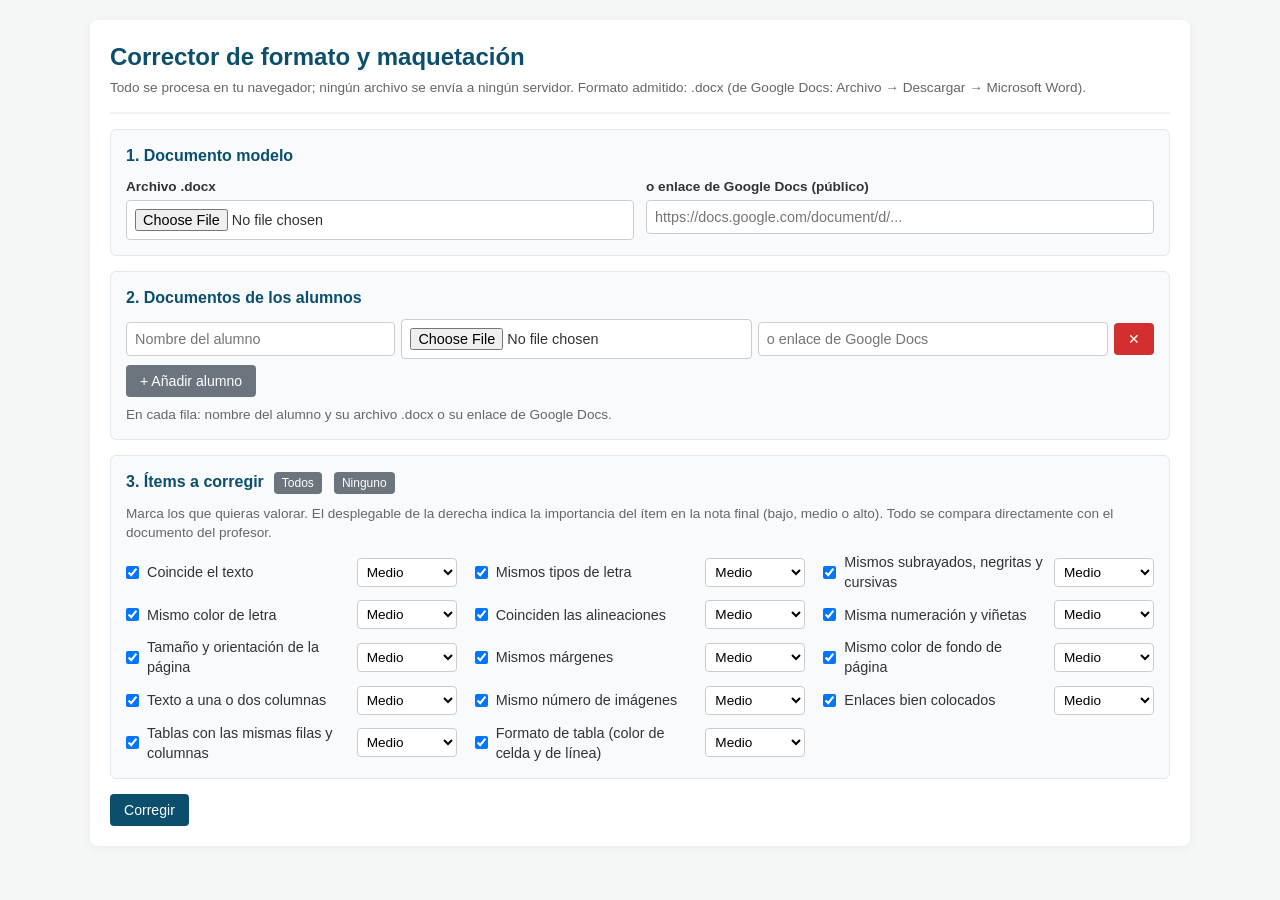
<file: correctorDOC.html>
<!DOCTYPE html>
<html lang="es"><head><meta charset="utf-8"><meta name="viewport" content="width=device-width,initial-scale=1">
<title>Corrector de formato de documentos</title>
<style>
*{box-sizing:border-box;margin:0;padding:0;font-family:'Segoe UI',Tahoma,Geneva,Verdana,sans-serif}
[hidden]{display:none!important}
body{background:#f4f7f6;color:#333;line-height:1.4;padding:20px}
.contenedor-principal{max-width:1100px;margin:0 auto;background:#fff;border-radius:8px;padding:20px;box-shadow:0 2px 10px rgba(0,0,0,.05)}
.header-app{border-bottom:2px solid #eef2f5;padding-bottom:15px;margin-bottom:15px}
.header-app h1{font-size:1.5rem;color:#0b4f6c}
.sub,.hint{font-size:.85rem;color:#666}.sub{margin-top:4px}.hint{margin-top:8px}
.panel{background:#f8fafc;border:1px solid #e2e8f0;border-radius:6px;padding:15px;margin-bottom:15px}
.panel h2{font-size:1rem;color:#0b4f6c;margin-bottom:10px;display:flex;align-items:center;gap:10px;flex-wrap:wrap}
.grid{display:grid;grid-template-columns:repeat(auto-fit,minmax(300px,1fr));gap:12px}
label.f{display:block;font-size:.85rem;font-weight:bold;margin-bottom:4px}
input[type=text],input[type=file]{width:100%;padding:8px;border:1px solid #ccc;border-radius:4px;font-size:.9rem;background:#fff}
.srow{display:grid;grid-template-columns:1fr 1.3fr 1.3fr auto;gap:6px;margin-bottom:6px;align-items:center}
.items{display:grid;grid-template-columns:repeat(auto-fit,minmax(330px,1fr));gap:8px 18px;margin-top:10px}
.it{display:flex;align-items:center;gap:8px;font-size:.9rem}.it span{flex:1}
.it select{width:100px;padding:5px;border:1px solid #ccc;border-radius:4px;font-size:.85rem;background:#fff}
button{padding:8px 14px;background:#0b4f6c;color:#fff;border:none;border-radius:4px;cursor:pointer;font-weight:500;font-size:.88rem;transition:opacity .2s}
button:hover{opacity:.9}.btn-secundario{background:#6c757d}.btn-danger{background:#d32f2f}.btn-info{background:#0288d1}
h2 button,.btn-info{font-size:.75rem;padding:4px 8px}
.acciones{display:flex;align-items:center;gap:12px}
.contenedor-tabla{overflow-x:auto;max-height:70vh}
table{width:100%;border-collapse:collapse;font-size:.85rem;background:#fff}
th,td{border:1px solid #a6c2e2;padding:6px 10px;text-align:center}
th{background:#004b8d;color:#fff;font-weight:600;position:sticky;top:0;z-index:10}
td:first-child,th:first-child{position:sticky;left:0;text-align:left;z-index:5}
th:first-child{z-index:25}
td:first-child{background:#fff;font-weight:500}
tr:nth-child(even) td:first-child{background:#f7fafd}
td small{display:block;font-size:.7rem;font-weight:normal;opacity:.85}
.n-bad{background:#f8d7da;color:#842029}.n-mid{background:#fff3cd;color:#664d03}.n-ok{background:#e8f5e9;color:#2e7d32}
.ni{width:58px;padding:3px;text-align:center;font-weight:bold;border:1px solid #ccc;border-radius:4px;background:rgba(255,255,255,.6);color:inherit}
.edit .ni{border-color:#0b4f6c;box-shadow:0 0 0 1px #0b4f6c;background:#fff}
.fin{font-weight:bold;font-size:1rem}.err{background:#f8d7da;color:#842029;text-align:left}
@media(max-width:768px){body{padding:8px}.contenedor-principal{padding:10px}.srow{grid-template-columns:1fr}.acciones{flex-wrap:wrap}td:first-child,th:first-child{min-width:120px;white-space:normal;word-break:break-word}}
</style></head><body><div class="contenedor-principal">
<div class="header-app"><h1>Corrector de formato y maquetación</h1>
<p class="sub">Todo se procesa en tu navegador; ningún archivo se envía a ningún servidor. Formato admitido: .docx (de Google Docs: Archivo → Descargar → Microsoft Word).</p></div>

<div class="panel"><h2>1. Documento modelo</h2>
 <div class="grid"><div><label class="f">Archivo .docx</label><input type="file" id="model" accept=".docx"></div>
 <div><label class="f">o enlace de Google Docs (público)</label><input type="text" id="modelUrl" placeholder="https://docs.google.com/document/d/..."></div></div></div>

<div class="panel"><h2>2. Documentos de los alumnos</h2>
 <div id="rows"></div><button class="btn-secundario" id="add">+ Añadir alumno</button>
 <p class="hint">En cada fila: nombre del alumno y su archivo .docx o su enlace de Google Docs.</p></div>

<div class="panel"><h2>3. Ítems a corregir <span class="acciones"><button class="btn-secundario" id="all">Todos</button><button class="btn-secundario" id="none">Ninguno</button></span></h2>
 <p class="hint">Marca los que quieras valorar. El desplegable de la derecha indica la importancia del ítem en la nota final (bajo, medio o alto). Todo se compara directamente con el documento del profesor.</p>
 <div class="items" id="items"></div></div>

<div class="acciones"><button id="go">Corregir</button><span id="st" class="hint"></span></div>
<div class="panel" id="res" hidden style="margin-top:15px"><h2>Resultados <button class="btn-info" id="csv">Descargar CSV</button></h2><p class="hint" style="margin:0 0 8px">Si no estás de acuerdo con una nota, haz clic en ella y cámbiala (de 0 a 10): la nota final se recalcula sola. El CSV incluye tus cambios.</p><div class="contenedor-tabla" id="tbl"></div></div>
</div>
<script>
const NS='http://schemas.openxmlformats.org/wordprocessingml/2006/main',DNS='http://schemas.openxmlformats.org/drawingml/2006/main';
const $=id=>document.getElementById(id);
const q=(e,t)=>e?e.getElementsByTagNameNS(NS,t):[];
const kid=(e,t)=>e?[...e.children].find(c=>c.localName===t)||null:null;
const kids=(e,t)=>e?[...e.children].filter(c=>c.localName===t):[];
const at=(e,a)=>e?e.getAttributeNS(NS,a):null;
const val=e=>at(e,'val');
const pick=(c,t)=>{for(const x of c){const e=kid(x,t);if(e)return e}return null};
const norm=t=>t.toLowerCase().replace(/\s+/g,' ').trim();
const add=(o,k,n)=>o[k]=(o[k]||0)+n;
const txt=e=>[...q(e,'t')].map(x=>x.textContent).join('');
const sim=(a,b)=>{if(a===b)return 1;const A=new Set(a.split(' ')),B=new Set(b.split(' '));let c=0;A.forEach(w=>B.has(w)&&c++);return c/(A.size+B.size-c)};

/* --- lectura de zip (sin librerías) --- */
async function unzip(buf){
 const d=new DataView(buf),u8=new Uint8Array(buf);let e=u8.length-22;
 while(e>=0&&d.getUint32(e,true)!==0x06054b50)e--;
 if(e<0)throw Error('No es un .docx válido');
 const n=d.getUint16(e+10,true);let p=d.getUint32(e+16,true);const out={};
 for(let i=0;i<n;i++){
  const m=d.getUint16(p+10,true),cs=d.getUint32(p+20,true),nl=d.getUint16(p+28,true),el=d.getUint16(p+30,true),cl=d.getUint16(p+32,true),off=d.getUint32(p+42,true);
  const name=new TextDecoder().decode(u8.subarray(p+46,p+46+nl));
  out[name]=async()=>{const s=off+30+d.getUint16(off+26,true)+d.getUint16(off+28,true),raw=u8.subarray(s,s+cs);
   if(m===0)return raw;
   return new Uint8Array(await new Response(new Blob([raw]).stream().pipeThrough(new DecompressionStream('deflate-raw'))).arrayBuffer())};
  p+=46+nl+el+cl}
 return out}

/* --- análisis de un docx --- */
const hex=(v,d)=>{v=(v||'').toLowerCase();return !v||v==='auto'||v==='none'?d:v};
/* familia de color: dos colores "se parecen" si caen en la misma familia */
function fam(h){if(!/^[0-9a-f]{6}$/.test(h))return h;
 const r=parseInt(h.slice(0,2),16)/255,g=parseInt(h.slice(2,4),16)/255,b=parseInt(h.slice(4),16)/255,mx=Math.max(r,g,b),mn=Math.min(r,g,b),l=(mx+mn)/2,d=mx-mn;
 if(l<0.12)return'negro';if(l>0.95)return'blanco';
 if(d/(1-Math.abs(2*l-1))<0.15)return'gris';
 let H=60*(mx===r?((g-b)/d+6)%6:mx===g?(b-r)/d+2:(r-g)/d+4);
 if(H<15||H>=345)return l>0.78?'rosa':'rojo';
 if(H<40)return l<0.48?'marrón':'naranja';
 if(H<68)return l<0.3?'marrón':'amarillo';
 if(H<165)return'verde';if(H<185)return'turquesa';if(H<255)return'azul';if(H<290)return'violeta';return'rosa'}
async function analyze(buf){
 const z=await unzip(buf),dec=new TextDecoder();
 const xml=async n=>z[n]?new DOMParser().parseFromString(dec.decode(await z[n]()),'application/xml'):null;
 const doc=await xml('word/document.xml');if(!doc)throw Error('Falta document.xml');
 const sd=await xml('word/styles.xml'),nm=await xml('word/numbering.xml');let major='',minor='';
 if(z['word/theme/theme1.xml']){const t=dec.decode(await z['word/theme/theme1.xml']());
  major=(t.match(/<a:majorFont>\s*<a:latin typeface="([^"]*)"/)||[])[1]||'';minor=(t.match(/<a:minorFont>\s*<a:latin typeface="([^"]*)"/)||[])[1]||''}
 const nfmt={};
 if(nm){const abs={};for(const a of q(nm,'abstractNum')){const L={};for(const l of q(a,'lvl'))L[at(l,'ilvl')]=val(kid(l,'numFmt'));abs[at(a,'abstractNumId')]=L}
  for(const n of q(nm,'num'))nfmt[at(n,'numId')]=abs[val(kid(n,'abstractNumId'))]||{}}
 const st={};let dR=null,dP=null,defId=null;
 if(sd){const dd=kid(sd.documentElement,'docDefaults');dR=kid(kid(dd,'rPrDefault'),'rPr');dP=kid(kid(dd,'pPrDefault'),'pPr');
  for(const s of q(sd,'style')){const id=at(s,'styleId');st[id]={b:val(kid(s,'basedOn')),r:kid(s,'rPr'),p:kid(s,'pPr'),tp:kid(s,'tblPr')};
   if(at(s,'type')==='paragraph'&&at(s,'default')==='1')defId=id}}
 const ch=(id,k)=>{const a=[];for(let i=0;id&&st[id]&&i<12;i++){if(st[id][k])a.push(st[id][k]);id=st[id].b}return a};
 const on=(c,t)=>{const e=pick(c,t);return !!e&&!['0','false','off'].includes(val(e))};
 const paras=[],imgs=[],links=[];let last='';
 for(const p of q(doc,'p')){
  const pPr=kid(p,'pPr'),sid=val(kid(pPr,'pStyle'))||defId,pc=[pPr,...ch(sid,'p'),dP].filter(Boolean),rc=ch(sid,'r');
  const runs=[];let text='';
  for(const r of q(p,'r')){
   const t=txt(r);text+=t;if(!t)continue;
   const rPr=kid(r,'rPr'),c=[rPr,...ch(val(kid(rPr,'rStyle')),'r'),...rc,dR].filter(Boolean);
   const rf=pick(c,'rFonts');let f=at(rf,'ascii');
   if(!f){const th=at(rf,'asciiTheme')||'';f=rf?(/major/i.test(th)?major:minor):minor}
   const u=pick(c,'u');
   runs.push({n:t.length,font:(f||'Times New Roman').toLowerCase(),bius:`${+on(c,'b')}${+on(c,'i')}${+(!!u&&val(u)!=='none')}`,color:fam(hex(val(pick(c,'color')),'000000'))})}
  const nt=norm(text);if(nt)last=nt;
  for(const d of q(p,'drawing'))if(d.getElementsByTagNameNS(DNS,'blip').length)imgs.push(1);
  for(const h of q(p,'hyperlink'))links.push({t:norm(txt(h)),ctx:nt});
  if(!nt)continue;
  let jc=val(pick(pc,'jc'))||'left';jc={start:'left',end:'right',both:'justify',distribute:'justify'}[jc]||jc;
  const np=pick(pc,'numPr');let list='';
  if(np){const id=val(kid(np,'numId')),lv=val(kid(np,'ilvl'))||'0';if(id&&id!=='0')list=((nfmt[id]&&nfmt[id][lv])||'?')+':'+lv}
  paras.push({n:nt,runs,jc,list})}
 /* tablas */
 const tables=[];
 for(const t of q(doc,'tbl')){
  const tp=kid(t,'tblPr'),tc=[tp,...ch(val(kid(tp,'tblStyle')),'tp')].filter(Boolean),tb=pick(tc,'tblBorders'),tsh=pick(tc,'shd');
  const trs=kids(t,'tr'),bd=e=>e?(['nil','none'].includes(val(e))?'none':fam(hex(at(e,'color'),'000000'))):'none';
  const cells=trs.map((tr,ri)=>{const tcs=kids(tr,'tc');return tcs.map((c,ci)=>{
   const pr=kid(c,'tcPr'),cb=kid(pr,'tcBorders'),sh=kid(pr,'shd')||tsh;
   const e={top:ri?'insideH':'top',bottom:ri<trs.length-1?'insideH':'bottom',left:ci?'insideV':'left',right:ci<tcs.length-1?'insideV':'right'};
   const b=['top','left','bottom','right'].map(s=>{const x=kid(cb,s);return x?bd(x):bd(kid(tb,e[s]))});
   return{f:fam(hex(at(sh,'fill'),'ffffff')),b}})});
  const grid=kid(t,'tblGrid');
  tables.push({r:trs.length,c:grid?grid.children.length:Math.max(0,...cells.map(r=>r.length)),cells})}
 const sps=[...q(doc,'sectPr')],sp=sps[0],sz=kid(sp,'pgSz'),mg=kid(sp,'pgMar'),bg=kid(doc.documentElement,'background');
 const w=+at(sz,'w')||0,h=+at(sz,'h')||0;
 return{paras,imgs,links,tables,words:paras.map(p=>p.n).join(' ').match(/[\p{L}\p{N}]+/gu)||[],pg:[w,h],land:at(sz,'orient')==='landscape'||w>h,
  mar:['top','bottom','left','right'].map(k=>+at(mg,k)||0),
  bg:fam(bg?hex(at(bg,'color')||at(bg,'themeColor'),'ffffff'):'ffffff'),
  cols:sps.map(x=>{const c=kid(x,'cols');return c&&at(c,'num')?+at(c,'num'):1})}}

/* --- comparación --- */
function match(M,S){const used=new Set(),pairs=[];
 for(const m of M){let j=S.findIndex((s,k)=>!used.has(k)&&s.n===m.n);
  if(j<0){let b=0.8;S.forEach((s,k)=>{if(used.has(k))return;const v=sim(m.n,s.n);if(v>=b){b=v;j=k}})}
  if(j>=0){used.add(j);pairs.push([m,S[j],sim(m.n,S[j].n)])}}
 return pairs}
const pairUp=(M,S,ok)=>{const used=new Set();let n=0;for(const m of M){const j=S.findIndex((s,k)=>!used.has(k)&&ok(m,s));if(j>=0){used.add(j);n++}}return n};
const pct=v=>Math.round(v*100)+'%';
const cs=(a,b,d)=>a===b?1:d.includes(b)?0:.5; /* color: igual=10, sin modificar=0, cambiado pero distinto=5 */
const NOTXT=[1,'el modelo no tiene texto'],NOPAIR=[0,'ningún párrafo coincide'];
const exp=(r,k)=>r.flatMap(x=>Array(x.n).fill(k(x)));
const chr=(k,f)=>(m,s,P)=>{if(!m.paras.length)return NOTXT;if(!P.length)return NOPAIR;let ok=0,tot=0;
 for(const[a,b]of P){const x=exp(a.runs,k),y=exp(b.runs,k);tot+=Math.max(x.length,y.length);for(let i=0;i<Math.min(x.length,y.length);i++)ok+=f?f(x[i],y[i]):+(x[i]===y[i])}
 const v=tot?ok/tot:1;return[v,pct(v)+' de acierto']};
const par=k=>(m,s,P)=>{if(!m.paras.length)return NOTXT;if(!P.length)return NOPAIR;const ok=P.filter(([a,b])=>a[k]===b[k]).length;return[ok/P.length,`${ok}/${P.length} párrafos`]};
const place=(L,ok,nom)=>(m,s)=>{const a=m[L],b=s[L],mx=Math.max(a.length,b.length);if(!mx)return[1,'ninguno en ambos'];const n=pairUp(a,b,ok);return[n/mx,`${n} bien colocados; alumno ${b.length}, modelo ${a.length}`]};
const tabs=fn=>(m,s)=>{const a=m.tables,b=s.tables,mx=Math.max(a.length,b.length);if(!mx)return[1,'sin tablas'];let sc=0;
 for(let k=0;k<Math.min(a.length,b.length);k++)sc+=fn(a[k],b[k]);return[sc/mx,`alumno ${b.length} tabla(s), modelo ${a.length}`]};
const ITEMS=[
 ['texto','Coincide el texto',(m,s)=>{if(!m.words.length)return NOTXT;const c=new Map();s.words.forEach(w=>c.set(w,(c.get(w)||0)+1));let ok=0;
   m.words.forEach(w=>{if(c.get(w)>0){c.set(w,c.get(w)-1);ok++}});return[ok/Math.max(m.words.length,s.words.length),`${ok} de ${m.words.length} palabras del modelo; alumno ${s.words.length}`]}],
 ['fuente','Mismos tipos de letra',chr(r=>r.font)],
 ['bius','Mismos subrayados, negritas y cursivas',chr(r=>r.bius)],
 ['color','Mismo color de letra',chr(r=>r.color,(a,b)=>cs(a,b,['negro']))],
 ['alin','Coinciden las alineaciones',par('jc')],
 ['lista','Misma numeración y viñetas',par('list')],
 ['pagina','Tamaño y orientación de la página',(m,s)=>{const A=[...m.pg].sort((x,y)=>x-y),B=[...s.pg].sort((x,y)=>x-y),a=A.every((v,i)=>Math.abs(v-B[i])<=30),b=m.land===s.land;return[(a+b)/2,`tamaño ${a?'igual':'distinto'}, orientación ${b?'igual':'distinta'}`]}],
 ['margenes','Mismos márgenes',(m,s)=>{const ok=m.mar.filter((v,i)=>Math.abs(v-s.mar[i])<=60).length;return[ok/4,`${ok}/4 márgenes`]}],
 ['fondo','Mismo color de fondo de página',(m,s)=>{const v=cs(m.bg,s.bg,['blanco']);return[v,v===1?'mismo color ('+m.bg+')':v?`cambiado a ${s.bg} (modelo: ${m.bg})`:`sin modificar (modelo: ${m.bg})`]}],
 ['cols','Texto a una o dos columnas',(m,s)=>{const mx=Math.max(m.cols.length,s.cols.length),ok=m.cols.filter((v,i)=>s.cols[i]===v).length;return[ok/mx,`alumno ${s.cols.join('/')}; modelo ${m.cols.join('/')} col.`]}],
 ['imgs','Mismo número de imágenes',(m,s)=>{const a=m.imgs.length,b=s.imgs.length;return[a===b?1:Math.min(a,b)/Math.max(a,b),`alumno ${b}, modelo ${a}`]}],
 ['links','Enlaces bien colocados',place('links',(a,b)=>a.t===b.t&&sim(a.ctx,b.ctx)>=0.8)],
 ['tabdim','Tablas con las mismas filas y columnas',(m,s)=>{const[v,d]=tabs((a,b)=>((a.r===b.r)+(a.c===b.c))/2)(m,s);
   return[v,d+(m.tables.length?`; modelo ${m.tables.map(t=>t.r+'×'+t.c).join(', ')}, alumno ${s.tables.map(t=>t.r+'×'+t.c).join(', ')||'—'}`:'')]}],
 ['tabfmt','Formato de tabla (color de celda y de línea)',tabs((a,b)=>{const n=x=>x.cells.reduce((t,r)=>t+r.length,0),mx=Math.max(n(a),n(b));if(!mx)return 1;let ok=0;
   for(let i=0;i<Math.min(a.cells.length,b.cells.length);i++)for(let j=0;j<Math.min(a.cells[i].length,b.cells[i].length);j++){const x=a.cells[i][j],y=b.cells[i][j];ok+=(cs(x.f,y.f,['blanco'])+x.b.reduce((t,v,k)=>t+cs(v,y.b[k],['negro','none']),0)/4)/2}return ok/mx})]];

/* --- interfaz --- */
ITEMS.forEach(([id,name])=>$('items').insertAdjacentHTML('beforeend',`<label class="it"><input type="checkbox" id="c_${id}" checked><span>${name}</span><select id="w_${id}" title="Importancia"><option value="1">Bajo</option><option value="2" selected>Medio</option><option value="3">Alto</option></select></label>`));
$('all').onclick=()=>ITEMS.forEach(i=>$('c_'+i[0]).checked=true);
$('none').onclick=()=>ITEMS.forEach(i=>$('c_'+i[0]).checked=false);
function addRow(){const d=document.createElement('div');d.className='srow';
 d.innerHTML='<input type="text" class="sname" placeholder="Nombre del alumno"><input type="file" class="sfile" accept=".docx"><input type="text" class="slink" placeholder="o enlace de Google Docs"><button class="btn-danger" title="Quitar">✕</button>';
 d.querySelector('button').onclick=()=>{if($('rows').children.length>1)d.remove()};$('rows').append(d)}
$('add').onclick=addRow;addRow();

async function fromLink(u){
 const id=(u.match(/\/d\/([\w-]+)/)||[])[1];if(!id)throw Error('Enlace no válido');
 try{const r=await fetch(`https://docs.google.com/document/d/${id}/export?format=docx`);if(!r.ok)throw 0;return await r.arrayBuffer()}
 catch{throw Error('Google bloquea la descarga desde el navegador. Descárgalo como .docx y súbelo')}}
const esc=s=>String(s).replace(/[&<>"]/g,c=>({'&':'&amp;','<':'&lt;','>':'&gt;','"':'&quot;'}[c]));
let last=null;
$('go').onclick=async()=>{
 const act=ITEMS.filter(i=>$('c_'+i[0]).checked).map(i=>({id:i[0],name:i[1],f:i[2],w:+$('w_'+i[0]).value||0}));
 if(!act.length)return alert('Marca al menos un ítem');
 const src=[...document.querySelectorAll('.srow')].map((r,i)=>{
  const f=r.querySelector('.sfile').files[0],u=r.querySelector('.slink').value.trim(),n=r.querySelector('.sname').value.trim();
  return f||u?{name:n||(f?f.name:'Alumno '+(i+1)),get:f?()=>f.arrayBuffer():()=>fromLink(u)}:null}).filter(Boolean);
 if(!src.length)return alert('Añade al menos un documento de alumno');
 const mf=$('model').files[0];if(!mf&&!$('modelUrl').value.trim())return alert('Falta el documento modelo');
 let M;try{M=await analyze(mf?await mf.arrayBuffer():await fromLink($('modelUrl').value.trim()))}catch(e){return alert('Modelo: '+e.message)}
 const rows=[];let k=0;
 for(const s of src){$('st').textContent=`Corrigiendo ${++k}/${src.length}…`;
  try{const S=await analyze(await s.get()),P=match(M.paras,S.paras);let tot=0,wt=0;const sc={};
   for(const a of act){const[v,d]=a.f(M,S,P);sc[a.id]=[v*10,d];tot+=v*a.w;wt+=a.w}
   rows.push({name:s.name,sc,fin:wt?tot/wt*10:0})}
  catch(e){rows.push({name:s.name,err:e.message})}}
 $('st').textContent='Listo';last={act,rows};render()};

const cls=v=>v>=7?'ok':v>=5?'mid':'bad',f1=v=>(Math.round(v*10)/10).toString().replace('.',',');
function render(){const{act,rows}=last;
 let h='<table><tr><th>Alumno</th>'+act.map(a=>`<th>${a.name}</th>`).join('')+'<th>NOTA FINAL</th></tr>';
 for(const[ri,r]of rows.entries()){h+=`<tr><td>${esc(r.name)}</td>`;
  if(r.err)h+=`<td class="err" colspan="${act.length+1}">${esc(r.err)}</td>`;
  else h+=act.map(a=>{const[v,d]=r.sc[a.id];return`<td class="n-${cls(v)}" title="${esc(d)}"><input class="ni" type="number" min="0" max="10" step="0.1" value="${Math.round(v*10)/10}" data-r="${ri}" data-a="${a.id}"><small>${esc(d)}</small></td>`}).join('')+`<td class="fin n-${cls(r.fin)}" id="fin_${ri}">${f1(r.fin)}</td>`;
  h+='</tr>'}
 $('tbl').innerHTML=h+'</table>';$('res').hidden=false}
/* edición manual de notas: recalcula la nota final del alumno */
$('tbl').addEventListener('input',e=>{const i=e.target;if(!i.classList.contains('ni'))return;
 const r=last.rows[+i.dataset.r],sc=r.sc[i.dataset.a],td=i.parentElement;let v=parseFloat(i.value);if(isNaN(v))return;v=Math.min(10,Math.max(0,v));
 if(sc.length<3)sc[2]=sc[0];sc[0]=v;const ed=Math.abs(v-sc[2])>1e-9;
 td.className='n-'+cls(v)+(ed?' edit':'');td.querySelector('small').textContent=sc[1]+(ed?` · automática: ${f1(sc[2])}`:'');
 let t=0,w=0;last.act.forEach(x=>{t+=r.sc[x.id][0]*x.w;w+=x.w});r.fin=w?t/w:0;
 const f=$('fin_'+i.dataset.r);f.textContent=f1(r.fin);f.className='fin n-'+cls(r.fin)});
$('tbl').addEventListener('change',e=>{const i=e.target;if(i.classList.contains('ni'))i.value=Math.round(last.rows[+i.dataset.r].sc[i.dataset.a][0]*10)/10});
$('csv').onclick=()=>{const{act,rows}=last;const L=[['Alumno',...act.map(a=>a.name),'Nota final']];
 rows.forEach(r=>L.push(r.err?[r.name,...act.map(()=>''),'ERROR: '+r.err]:[r.name,...act.map(a=>f1(r.sc[a.id][0])),f1(r.fin)]));
 const b=new Blob(['\ufeff'+L.map(r=>r.map(c=>`"${String(c).replace(/"/g,'""')}"`).join(';')).join('\n')],{type:'text/csv'});
 const a=document.createElement('a');a.href=URL.createObjectURL(b);a.download='notas.csv';a.click()};
</script></body></html>
</file>
<file: styles.css>
* {
  box-sizing: border-box;
  margin: 0;
  padding: 0;
  font-family: 'Segoe UI', Tahoma, Geneva, Verdana, sans-serif;
}

body {
  background-color: #f4f7f6;
  color: #333;
  line-height: 1.4;
  padding: 20px;
}

.hidden {
  display: none !important;
}

/* LOGO IMAGE STYLES */
.logo-contenedor {
  display: flex;
  align-items: center;
  justify-content: center;
}

.logo-app {
  object-fit: contain;
}

.logo-app-inicio {
  height: 64px;
  width: auto;
}

.logo-app-header {
  height: 38px;
  width: auto;
}

.logo-inicio {
  margin-bottom: 12px;
}

.logo-header {
  margin-right: 6px;
}

/* MODALES Y OVERLAYS */
.modal-overlay {
  position: fixed;
  top: 0;
  left: 0;
  width: 100vw;
  height: 100vh;
  background-color: rgba(0, 0, 0, 0.5);
  display: flex;
  justify-content: center;
  align-items: center;
  z-index: 1000;
}

.modal-content {
  background-color: #fff;
  padding: 25px;
  border-radius: 8px;
  width: 90%;
  max-width: 500px;
  box-shadow: 0 4px 15px rgba(0, 0, 0, 0.2);
}

.modal-ancho {
  max-width: 750px;
}

.modal-inicio {
  text-align: center;
}

.modal-inicio h2 {
  margin-bottom: 10px;
  color: #0b4f6c;
}

.acciones-inicio {
  display: flex;
  flex-direction: column;
  gap: 15px;
  margin-top: 20px;
}

.btn-inicio {
  padding: 15px;
  font-size: 1rem;
  background-color: #0b4f6c;
  color: white;
  border: none;
  border-radius: 6px;
  cursor: pointer;
  transition: background-color 0.2s;
}

.btn-inicio:hover {
  background-color: #083663;
}

.form-nuevo-doc {
  text-align: left;
}

.form-nuevo-doc input {
  width: 100%;
  padding: 10px;
  margin-top: 8px;
  margin-bottom: 15px;
  border: 1px solid #ccc;
  border-radius: 4px;
}

/* ESTRUCTURA PRINCIPAL */
.contenedor-principal {
  max-width: 100%;
  margin: 0 auto;
  background-color: #fff;
  border-radius: 8px;
  padding: 20px;
  box-shadow: 0 2px 10px rgba(0, 0, 0, 0.05);
}

.header-app {
  display: flex;
  justify-content: space-between;
  align-items: center;
  border-bottom: 2px solid #eef2f5;
  padding-bottom: 15px;
  margin-bottom: 15px;
}

.header-titulos {
  display: flex;
  align-items: center;
  gap: 10px;
}

.header-titulos h1 {
  font-size: 1.5rem;
  color: #0b4f6c;
}

.badge-lomloe {
  background-color: #e1f5fe;
  color: #0288d1;
  padding: 4px 8px;
  border-radius: 4px;
  font-size: 0.75rem;
  font-weight: bold;
}

.selector-asignatura {
  display: inline-flex;
  align-items: center;
  gap: 6px;
  margin-left: 6px;
  font-size: 0.82rem;
  color: #555;
  white-space: nowrap;
}

.selector-asignatura select {
  padding: 5px 8px;
  border: 1px solid #a6c2e2;
  border-radius: 4px;
  background-color: #f8fafc;
  color: #0b4f6c;
  font-weight: 600;
  font-size: 0.85rem;
  max-width: 300px;
  text-overflow: ellipsis;
  cursor: pointer;
}

.header-titulos {
  min-width: 0;
}

.acciones-header button,
.acciones-header .estado-guardado {
  white-space: nowrap;
}

.estado-guardado {
  font-size: 0.85rem;
  padding: 6px 12px;
  border-radius: 4px;
  font-weight: bold;
  display: inline-flex;
  align-items: center;
}

.estado-guardado.ok {
  background-color: #e8f5e9;
  color: #2e7d32;
}

.estado-guardado.pendiente {
  background-color: #fff3e0;
  color: #ef6c00;
}

.acciones-header {
  display: flex;
  align-items: center;
  gap: 12px;
}

.toolbar {
  display: flex;
  flex-wrap: wrap;
  gap: 10px;
  margin-bottom: 15px;
  background-color: #f8fafc;
  padding: 10px;
  border-radius: 6px;
}

/* BOTONES */
button {
  padding: 8px 14px;
  background-color: #0b4f6c;
  color: white;
  border: none;
  border-radius: 4px;
  cursor: pointer;
  font-weight: 500;
  font-size: 0.88rem;
  transition: opacity 0.2s;
}

button:hover {
  opacity: 0.9;
}

.btn-secundario {
  background-color: #6c757d;
}

.btn-danger {
  background-color: #d32f2f;
}

.btn-info {
  background-color: #0288d1;
  font-size: 0.75rem;
  padding: 4px 8px;
}

.btn-gear {
  background: none;
  border: none;
  color: white;
  cursor: pointer;
  font-size: 0.85rem;
  padding: 2px 4px;
}

.btn-gear:hover {
  background-color: rgba(255, 255, 255, 0.2);
  border-radius: 3px;
}

/* TABLAS GENERALES */
.contenedor-tabla {
  overflow-x: auto;
  max-height: 70vh;
}

table {
  width: 100%;
  border-collapse: collapse;
  font-size: 0.85rem;
  background-color: #ffffff;
}

th, td {
  border: 1px solid #a6c2e2;
  padding: 6px 10px;
  text-align: center;
  white-space: nowrap;
}

th {
  background-color: #004b8d;
  color: white;
  font-weight: 600;
}

/* AJUSTE TABLA UD ADAPTABLE AL ANCHO DE PANTALLA */
#tablaUD {
  width: 100%;
  table-layout: auto;
}

#tablaUD th, #tablaUD td {
  white-space: normal;
  word-wrap: break-word;
  padding: 4px 6px;
  font-size: 0.8rem;
}

#tablaUD .col-alumno, 
#tablaUD td.nombre-alumno {
  width: 20%;
  min-width: 150px;
}

#tablaUD .nota-celda {
  width: auto;
  min-width: 45px;
}

#tablaUD .nota-input {
  width: 100%;
  max-width: 50px;
  padding: 2px 4px;
}

/* ENCABEZADOS ESTÁTICOS PARA LA TABLA DE DESGLOSE UD (MULTINIVEL STICKY) */
#tablaUD thead th {
  position: sticky;
  z-index: 10;
}

#filaCabeceraUD_1 th {
  top: 0;
  z-index: 12;
}

#filaCabeceraUD_2 th {
  top: 33px;
  z-index: 11;
}

#tablaUD thead th.col-alumno {
  z-index: 25;
}

.col-alumno {
  width: 250px;
  min-width: 200px;
  position: sticky;
  left: 0;
  background-color: #004b8d;
  z-index: 20;
}

td.nombre-alumno {
  position: sticky;
  left: 0;
  background-color: #fff;
  z-index: 5;
  font-weight: 500;
  text-align: left;
}

tr:nth-child(even) td.nombre-alumno {
  background-color: #f7fafd;
}

tr:nth-child(even) {
  background-color: #f7fafd;
}

.th-ud-link {
  cursor: pointer;
  text-align: center;
}

.th-ud-link:hover {
  background-color: #083663;
  text-decoration: underline;
}

.nota-celda {
  text-align: center;
  width: 80px;
}

.nota-input {
  width: 55px;
  padding: 4px;
  text-align: center;
  border: 1px solid #ccc;
  border-radius: 4px;
}

.nota-celda-lectura {
  text-align: center;
  font-weight: bold;
  background-color: #f1f5f9;
}

/* VISTA DETALLE Y TABLA DE COMPETENCIAS OPTIMIZADAS */
.contenedor-tablas-horizontal {
  display: flex;
  flex-direction: row;
  align-items: flex-start;
  gap: 10px;
  overflow-x: auto;
  padding-bottom: 15px;
  width: 100%;
}

.bloque-detalle-tabla {
  flex: 0 0 auto;
}

.bloque-comp-clave {
  flex: 1 1 360px;
  min-width: 320px;
}

.tabla-informe {
  width: 100%;
  border-collapse: collapse;
  background-color: #ffffff;
  font-size: 0.82rem;
  border: 1px solid #a6c2e2;
  box-shadow: 0 1px 3px rgba(0, 0, 0, 0.05);
}

.tabla-comp-clave {
  table-layout: fixed;
}

.tabla-informe th {
  background-color: #004b8d;
  color: #ffffff;
  padding: 6px 8px;
  text-align: center;
  font-size: 0.78rem;
  border: 1px solid #003a6e;
  white-space: nowrap;
}

.tabla-informe td {
  padding: 5px 8px;
  border: 1px solid #b2cbde;
  text-align: center;
  white-space: nowrap;
  word-wrap: break-word;
  overflow-wrap: break-word;
}

.tabla-comp-clave td {
  white-space: normal;
}

.tabla-informe td:first-child {
  text-align: left;
}

.col-nota {
  text-align: center;
  width: 50px;
  font-weight: bold;
}

.col-grado {
  width: 150px;
}

/* VISTA UD DESGLOSE */
.header-content {
  display: flex;
  justify-content: space-between;
  align-items: center;
  gap: 5px;
}

.header-bloque-padre {
  background-color: #083663;
  text-align: center;
}

.header-subapartado {
  background-color: #1e5276;
  font-size: 0.8rem;
  text-align: center;
}

.header-total-sub {
  background-color: #2e6485;
  font-size: 0.8rem;
  text-align: center;
}

.total-bloque {
  background-color: #e2e8f0;
}

.total-ud {
  background-color: #cbd5e1;
  font-size: 0.95rem;
}

.badge-porcentaje {
  padding: 4px 8px;
  border-radius: 4px;
  font-size: 0.8rem;
  font-weight: bold;
}

.badge-porcentaje.ok {
  background-color: #d1e7dd;
  color: #0f5132;
}

.badge-porcentaje.warn {
  background-color: #f8d7da;
  color: #842029;
}

/* CAMPOS FORMULARIOS */
.form-grupo {
  margin-bottom: 12px;
}

.form-grupo label {
  display: block;
  font-size: 0.85rem;
  font-weight: bold;
  margin-bottom: 4px;
}

.form-grupo input, .form-grupo select, textarea {
  width: 100%;
  padding: 8px;
  border: 1px solid #ccc;
  border-radius: 4px;
  font-size: 0.9rem;
}

/* GRID DE CRITERIOS A 1 SOLA COLUMNA */
.grid-criterios-ud {
  display: flex;
  flex-direction: column;
  gap: 8px;
  max-height: 350px;
  overflow-y: auto;
  border: 1px solid #e2e8f0;
  padding: 10px;
  border-radius: 4px;
}

.fila-criterio-ud {
  display: flex;
  align-items: center;
  gap: 6px;
}

.num-criterio {
  font-size: 0.8rem;
  width: 20px;
  color: #666;
}

.input-crit-cod {
  flex: 1;
}

.select-crit-peso {
  width: 100px;
  padding: 5px;
}

.modal-acciones {
  display: flex;
  justify-content: flex-end;
  gap: 10px;
  margin-top: 15px;
}

.lista-items-mod {
  max-height: 300px;
  overflow-y: auto;
  display: flex;
  flex-direction: column;
  gap: 6px;
  margin-top: 10px;
}

.item-uudd-gestion, .item-alumno-gestion {
  padding: 8px 12px;
  background-color: #f1f5f9;
  border-radius: 4px;
  display: flex;
  justify-content: space-between;
  align-items: center;
}

.item-uudd-gestion:hover, .item-alumno-gestion:hover {
  background-color: #e2e8f0;
}

/* MENU ENGRANAJE */
.modal-menu-engranaje {
  max-width: 380px;
}

.lista-opciones-menu {
  display: flex;
  flex-direction: column;
  gap: 10px;
}

.btn-menu-opcion {
  text-align: left;
  background-color: #f1f5f9;
  color: #333;
  padding: 10px 14px;
  border: 1px solid #cbd5e1;
  font-size: 0.9rem;
}

.btn-menu-opcion:hover {
  background-color: #e2e8f0;
}

.btn-menu-danger {
  color: #d32f2f;
  border-color: #fca5a5;
  background-color: #fef2f2;
}

.btn-menu-danger:hover {
  background-color: #fee2e2;
}

/* TOOLTIPS Y BADGES GRADO LOMLOE */
.has-tooltip {
  cursor: help;
  border-bottom: 1px dotted #666;
}

.badge-grado {
  display: inline-block;
  padding: 2px 6px;
  border-radius: 12px;
  font-size: 0.72rem;
  font-weight: bold;
  white-space: nowrap;
}

.grado-no { background-color: #f8d7da; color: #842029; }
.grado-proceso { background-color: #fff3cd; color: #664d03; }
.grado-adquirido { background-color: #e8f5e9; color: #2e7d32; border: 1px solid #a5d6a7; }
.grado-avanzado { background-color: #2e7d32; color: #ffffff; }

/* COLORES COMPETENCIAS CLAVE */
.comp-cc { background-color: #fce4ec; }
.comp-ccec { background-color: #e8eaf6; }
.comp-ccl { background-color: #fff3e0; }
.comp-cd { background-color: #e1f5fe; }
.comp-ce { background-color: #f3e5f5; }
.comp-cp { background-color: #fffde7; }
.comp-cpsaa { background-color: #e8f5e9; }
.comp-stem { background-color: #e0f2f1; }

/* LEYENDA ADVERTENCIA */
.leyenda-warn {
  font-size: 0.82rem;
  font-weight: bold;
  color: #d35400;
  background-color: #fef5e7;
  padding: 5px 10px;
  border: 1px solid #f5c6cb;
  border-radius: 4px;
}

/* CORRECTOR DE GENIALLY */
.ayuda-campo {
  font-size: 0.78rem;
  color: #666;
  margin-top: 4px;
}

.btn-menu-genially {
  background-color: #e6f0f4;
  border-color: #9cc3d5;
  color: #0b4f6c;
  font-weight: 600;
}

.btn-menu-genially:hover {
  background-color: #d4e6ee;
}

.lista-pasos {
  margin: 0 0 6px 20px;
  font-size: 0.88rem;
}

.lista-pasos li {
  margin: 6px 0;
}

.btn-descarga {
  display: inline-block;
  background-color: #0b4f6c;
  color: #fff;
  text-decoration: none;
  padding: 8px 14px;
  border-radius: 4px;
  font-weight: 600;
  margin-bottom: 6px;
}

.btn-descarga:hover {
  opacity: 0.9;
}

.lista-pasos code {
  background: #f1f5f9;
  padding: 1px 5px;
  border-radius: 3px;
}

.toast {
  position: fixed;
  bottom: 20px;
  left: 50%;
  transform: translateX(-50%);
  background-color: #1b5e20;
  color: #fff;
  padding: 10px 18px;
  border-radius: 6px;
  font-size: 0.9rem;
  box-shadow: 0 4px 12px rgba(0, 0, 0, 0.25);
  z-index: 2000;
  max-width: 90vw;
}

.toast.error {
  background-color: #9b1c1c;
}

/* MOVER COLUMNAS (ENGRANAJE) */
.fila-mover {
  display: flex;
  gap: 8px;
}

.fila-mover .btn-menu-opcion {
  flex: 1;
  text-align: center;
}

.btn-menu-opcion:disabled {
  opacity: 0.4;
  cursor: default;
}

/* EVALUACIONES (TRIMESTRES) */
.fila-evaluacion-ud {
  display: flex;
  gap: 14px;
  flex-wrap: wrap;
}

.fila-evaluacion-ud .form-grupo {
  flex: 1;
  min-width: 220px;
}

.th-ud-link .header-content {
  justify-content: center;
}

.etq-eval {
  display: block;
  font-size: 0.68rem;
  font-weight: 400;
  opacity: 0.85;
  margin-top: 2px;
}

th.th-ajustable {
  white-space: normal;
  min-width: 90px;
  max-width: 120px;
  line-height: 1.2;
}

th.th-evaluacion {
  background-color: #2e6485;
}

th.th-final {
  background-color: #083663;
}

td.nota-evaluacion {
  font-weight: bold;
  background-color: #e8f1f5;
}

td.nota-final {
  font-weight: bold;
  background-color: #cbd5e1;
}

.fila-evaluacion td {
  background-color: #e8f1f5;
  font-weight: bold;
}

/* NOMBRE DE APARTADO CON CORRECTOR: PULSABLE */
.enlace-herramienta {
  color: #fff;
  text-decoration: underline;
  text-underline-offset: 3px;
  cursor: pointer;
}

.enlace-herramienta:hover {
  text-decoration-thickness: 2px;
  color: #d4ecf7;
}

/* CORRECTOR DE SCRATCH INTEGRADO */
#vistaCorrector {
  padding-bottom: 0;
}

.marco-corrector {
  display: block;
  width: 100%;
  height: calc(100vh - 150px);
  min-height: 480px;
  border: 1px solid #dde3e8;
  border-radius: 6px;
  background: #f4f7f6;
}

/* ==========================================
   ADAPTACIONES PARA PANTALLAS MÓVILES
   ========================================== */

@media (max-width: 768px) {
  /* 1. Ajustes generales de espacio */
  body {
    padding: 8px;
  }

  .contenedor-principal {
    padding: 10px;
  }

  .header-app {
    flex-direction: column;
    align-items: flex-start;
    gap: 10px;
  }

  .acciones-header {
    width: 100%;
    justify-content: space-between;
    flex-wrap: wrap;
  }

  .toolbar {
    flex-direction: column;
  }

  .toolbar button {
    width: 100%;
  }

  /* 2. Vista Detalle (Informe): Apilar tablas verticalmente en móvil */
  .contenedor-tablas-horizontal {
    flex-direction: column;
    overflow-x: hidden;
  }

  .bloque-detalle-tabla, 
  .bloque-comp-clave {
    width: 100%;
    min-width: 100%;
  }

  /* 3. Ajuste de columna fija en tablas */
  .col-alumno, 
  td.nombre-alumno {
    width: 120px !important;
    min-width: 120px !important;
    font-size: 0.75rem;
    white-space: normal;
    word-break: break-word;
  }

  /* 4. Modales adaptables */
  .modal-content {
    width: 95%;
    padding: 15px;
    max-height: 90vh;
    overflow-y: auto;
  }
}
</file>
